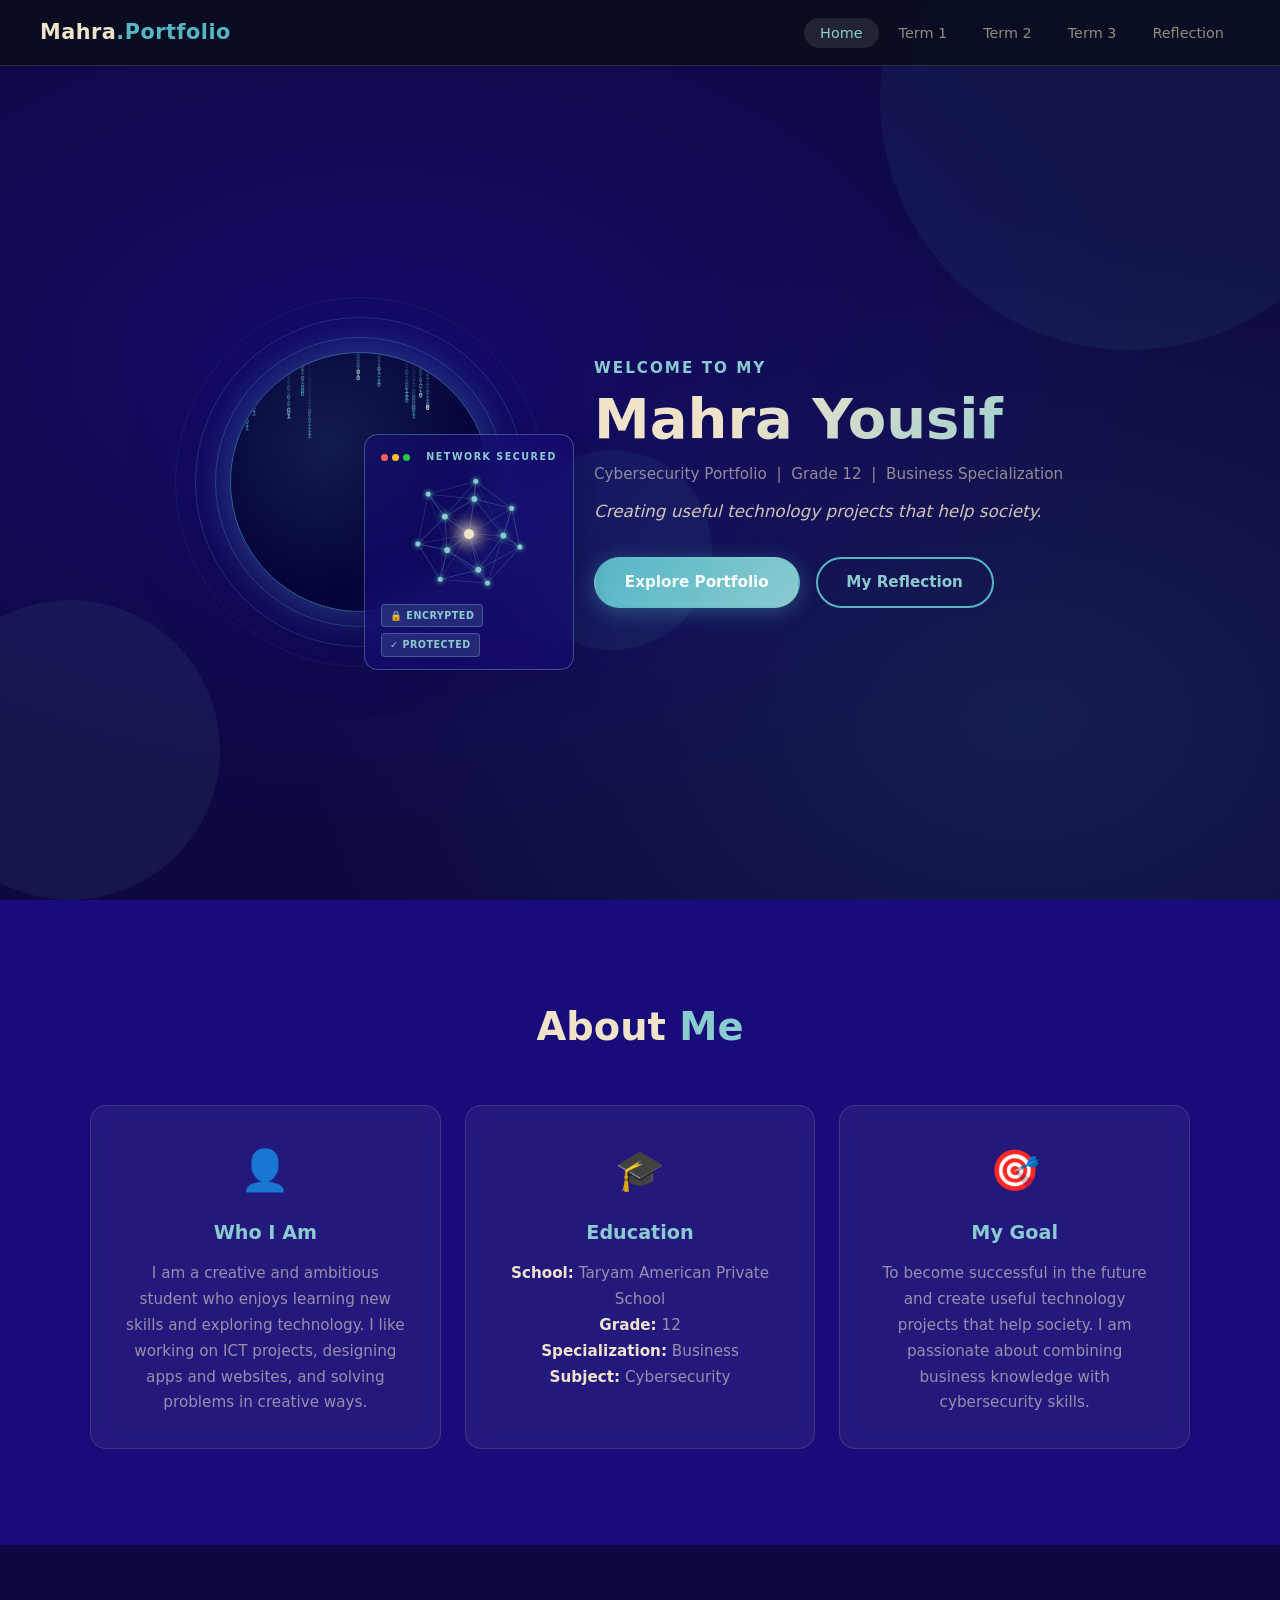
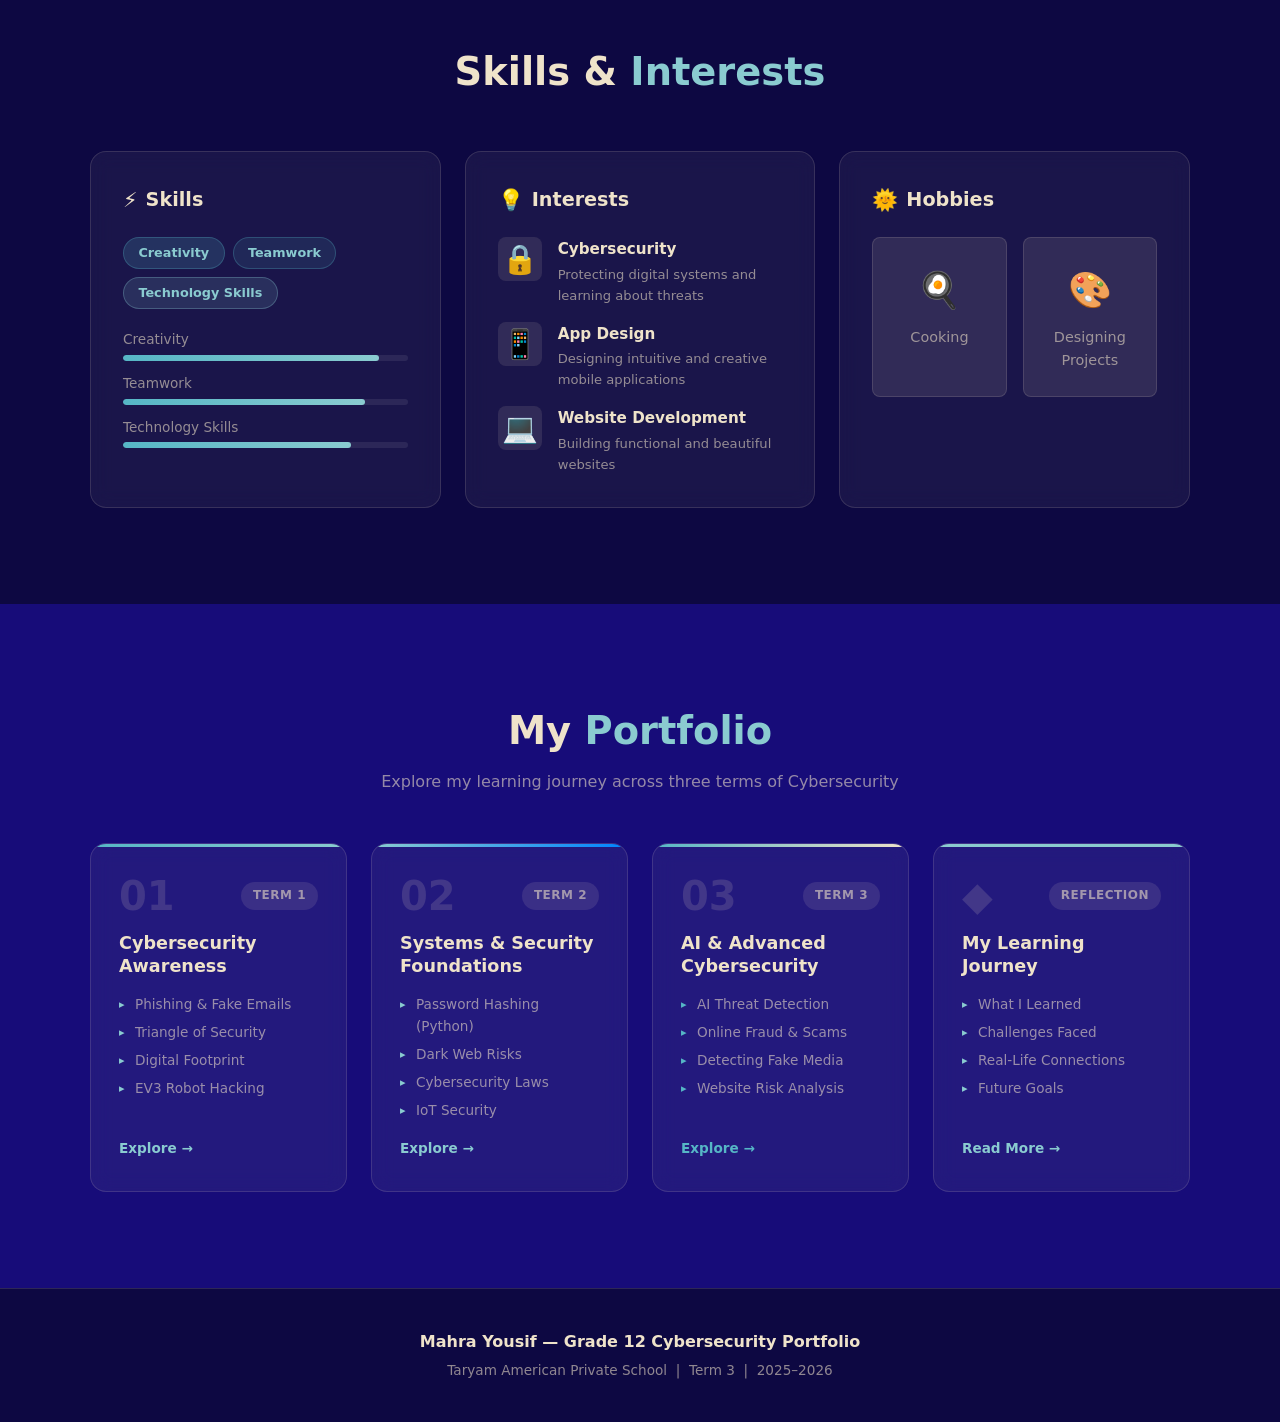
<file: index.html>
<!DOCTYPE html>
<html lang="en">
<head>
  <meta charset="UTF-8" />
  <meta name="viewport" content="width=device-width, initial-scale=1.0" />
  <title>Mahra Yousif | Cybersecurity Portfolio</title>
  <link rel="stylesheet" href="styles.css" />
</head>
<body>

  <!-- NAVBAR -->
  <nav class="navbar">
    <div class="nav-logo">Mahra<span>.Portfolio</span></div>
    <ul class="nav-links">
      <li><a href="index.html" class="active">Home</a></li>
      <li><a href="term1.html">Term 1</a></li>
      <li><a href="term2.html">Term 2</a></li>
      <li><a href="term3.html">Term 3</a></li>
      <li><a href="reflection.html">Reflection</a></li>
    </ul>
    <button class="nav-toggle" aria-label="Toggle menu">&#9776;</button>
  </nav>

  <!-- HERO -->
  <section class="hero">
    <div class="hero-bg-shapes">
      <div class="shape shape1"></div>
      <div class="shape shape2"></div>
      <div class="shape shape3"></div>
    </div>
    <div class="hero-content">
      <!-- INTERACTIVE CYBER SCENE -->
      <div class="cyber-scene" id="cyberScene">

        <!-- Glowing orb with binary rain -->
        <div class="cyber-orb">
          <canvas id="binaryCanvas"></canvas>
          <div class="orb-glow"></div>
        </div>

        <!-- Orbit rings -->
        <div class="orb-ring orb-ring-1"></div>
        <div class="orb-ring orb-ring-2"></div>
        <div class="orb-ring orb-ring-3"></div>

        <!-- Glassmorphism card with network web -->
        <div class="cyber-card" id="cyberCard">
          <div class="cyber-card-header">
            <span class="cc-dot"></span>
            <span class="cc-dot"></span>
            <span class="cc-dot"></span>
            <span class="cc-title">NETWORK SECURED</span>
          </div>
          <canvas id="webCanvas"></canvas>
          <div class="cyber-card-footer">
            <span class="cc-badge">&#128274; ENCRYPTED</span>
            <span class="cc-badge">&#10003; PROTECTED</span>
          </div>
        </div>

        <!-- Floating binary bits -->
        <div class="float-bit fb1">1</div>
        <div class="float-bit fb2">0</div>
        <div class="float-bit fb3">1</div>
        <div class="float-bit fb4">0</div>
        <div class="float-bit fb5">1</div>

      </div>
      <div class="hero-text">
        <p class="hero-greeting">Welcome to my</p>
        <h1 class="hero-name">Mahra Yousif</h1>
        <p class="hero-title">Cybersecurity Portfolio &nbsp;|&nbsp; Grade 12 &nbsp;|&nbsp; Business Specialization</p>
        <p class="hero-tagline">Creating useful technology projects that help society.</p>
        <div class="hero-cta">
          <a href="term1.html" class="btn btn-primary">Explore Portfolio</a>
          <a href="reflection.html" class="btn btn-outline">My Reflection</a>
        </div>
      </div>
    </div>
  </section>

  <!-- ABOUT -->
  <section class="section about-section" id="about">
    <div class="container">
      <h2 class="section-title">About <span>Me</span></h2>
      <div class="about-grid">
        <div class="about-card glass-card">
          <div class="card-icon">&#128100;</div>
          <h3>Who I Am</h3>
          <p>I am a creative and ambitious student who enjoys learning new skills and exploring technology. I like working on ICT projects, designing apps and websites, and solving problems in creative ways.</p>
        </div>
        <div class="about-card glass-card">
          <div class="card-icon">&#127891;</div>
          <h3>Education</h3>
          <p><strong>School:</strong> Taryam American Private School</p>
          <p><strong>Grade:</strong> 12</p>
          <p><strong>Specialization:</strong> Business</p>
          <p><strong>Subject:</strong> Cybersecurity</p>
        </div>
        <div class="about-card glass-card">
          <div class="card-icon">&#127919;</div>
          <h3>My Goal</h3>
          <p>To become successful in the future and create useful technology projects that help society. I am passionate about combining business knowledge with cybersecurity skills.</p>
        </div>
      </div>
    </div>
  </section>

  <!-- SKILLS & INTERESTS -->
  <section class="section skills-section" id="skills">
    <div class="container">
      <h2 class="section-title">Skills &amp; <span>Interests</span></h2>
      <div class="skills-grid">

        <div class="skills-block glass-card">
          <h3><span class="icon">&#9889;</span> Skills</h3>
          <div class="skill-tags">
            <span class="tag tag-blue">Creativity</span>
            <span class="tag tag-purple">Teamwork</span>
            <span class="tag tag-cyan">Technology Skills</span>
          </div>
          <div class="skill-bars">
            <div class="skill-bar-item">
              <span>Creativity</span>
              <div class="bar"><div class="bar-fill" style="--pct:90%"></div></div>
            </div>
            <div class="skill-bar-item">
              <span>Teamwork</span>
              <div class="bar"><div class="bar-fill" style="--pct:85%"></div></div>
            </div>
            <div class="skill-bar-item">
              <span>Technology Skills</span>
              <div class="bar"><div class="bar-fill" style="--pct:80%"></div></div>
            </div>
          </div>
        </div>

        <div class="skills-block glass-card">
          <h3><span class="icon">&#128161;</span> Interests</h3>
          <div class="interest-list">
            <div class="interest-item">
              <div class="interest-icon">&#128274;</div>
              <div>
                <strong>Cybersecurity</strong>
                <p>Protecting digital systems and learning about threats</p>
              </div>
            </div>
            <div class="interest-item">
              <div class="interest-icon">&#128241;</div>
              <div>
                <strong>App Design</strong>
                <p>Designing intuitive and creative mobile applications</p>
              </div>
            </div>
            <div class="interest-item">
              <div class="interest-icon">&#128187;</div>
              <div>
                <strong>Website Development</strong>
                <p>Building functional and beautiful websites</p>
              </div>
            </div>
          </div>
        </div>

        <div class="skills-block glass-card">
          <h3><span class="icon">&#127774;</span> Hobbies</h3>
          <div class="hobby-grid">
            <div class="hobby-card">
              <div class="hobby-icon">&#127859;</div>
              <p>Cooking</p>
            </div>
            <div class="hobby-card">
              <div class="hobby-icon">&#127912;</div>
              <p>Designing Projects</p>
            </div>
          </div>
        </div>

      </div>
    </div>
  </section>

  <!-- PORTFOLIO PREVIEW CARDS -->
  <section class="section portfolio-section" id="portfolio">
    <div class="container">
      <h2 class="section-title">My <span>Portfolio</span></h2>
      <p class="section-sub">Explore my learning journey across three terms of Cybersecurity</p>
      <div class="term-cards">

        <a href="term1.html" class="term-card glass-card term1-card">
          <div class="term-card-header">
            <span class="term-num">01</span>
            <span class="term-badge">Term 1</span>
          </div>
          <h3>Cybersecurity Awareness</h3>
          <ul>
            <li>Phishing &amp; Fake Emails</li>
            <li>Triangle of Security</li>
            <li>Digital Footprint</li>
            <li>EV3 Robot Hacking</li>
          </ul>
          <span class="term-arrow">Explore &#8594;</span>
        </a>

        <a href="term2.html" class="term-card glass-card term2-card">
          <div class="term-card-header">
            <span class="term-num">02</span>
            <span class="term-badge">Term 2</span>
          </div>
          <h3>Systems &amp; Security Foundations</h3>
          <ul>
            <li>Password Hashing (Python)</li>
            <li>Dark Web Risks</li>
            <li>Cybersecurity Laws</li>
            <li>IoT Security</li>
          </ul>
          <span class="term-arrow">Explore &#8594;</span>
        </a>

        <a href="term3.html" class="term-card glass-card term3-card">
          <div class="term-card-header">
            <span class="term-num">03</span>
            <span class="term-badge">Term 3</span>
          </div>
          <h3>AI &amp; Advanced Cybersecurity</h3>
          <ul>
            <li>AI Threat Detection</li>
            <li>Online Fraud &amp; Scams</li>
            <li>Detecting Fake Media</li>
            <li>Website Risk Analysis</li>
          </ul>
          <span class="term-arrow">Explore &#8594;</span>
        </a>

        <a href="reflection.html" class="term-card glass-card reflection-card">
          <div class="term-card-header">
            <span class="term-num">&#9670;</span>
            <span class="term-badge">Reflection</span>
          </div>
          <h3>My Learning Journey</h3>
          <ul>
            <li>What I Learned</li>
            <li>Challenges Faced</li>
            <li>Real-Life Connections</li>
            <li>Future Goals</li>
          </ul>
          <span class="term-arrow">Read More &#8594;</span>
        </a>

      </div>
    </div>
  </section>

  <!-- FOOTER -->
  <footer class="footer">
    <div class="container">
      <p class="footer-name">Mahra Yousif &mdash; Grade 12 Cybersecurity Portfolio</p>
      <p class="footer-school">Taryam American Private School &nbsp;|&nbsp; Term 3 &nbsp;|&nbsp; 2025&ndash;2026</p>
    </div>
  </footer>

  <script src="script.js"></script>
</body>
</html>
</file>
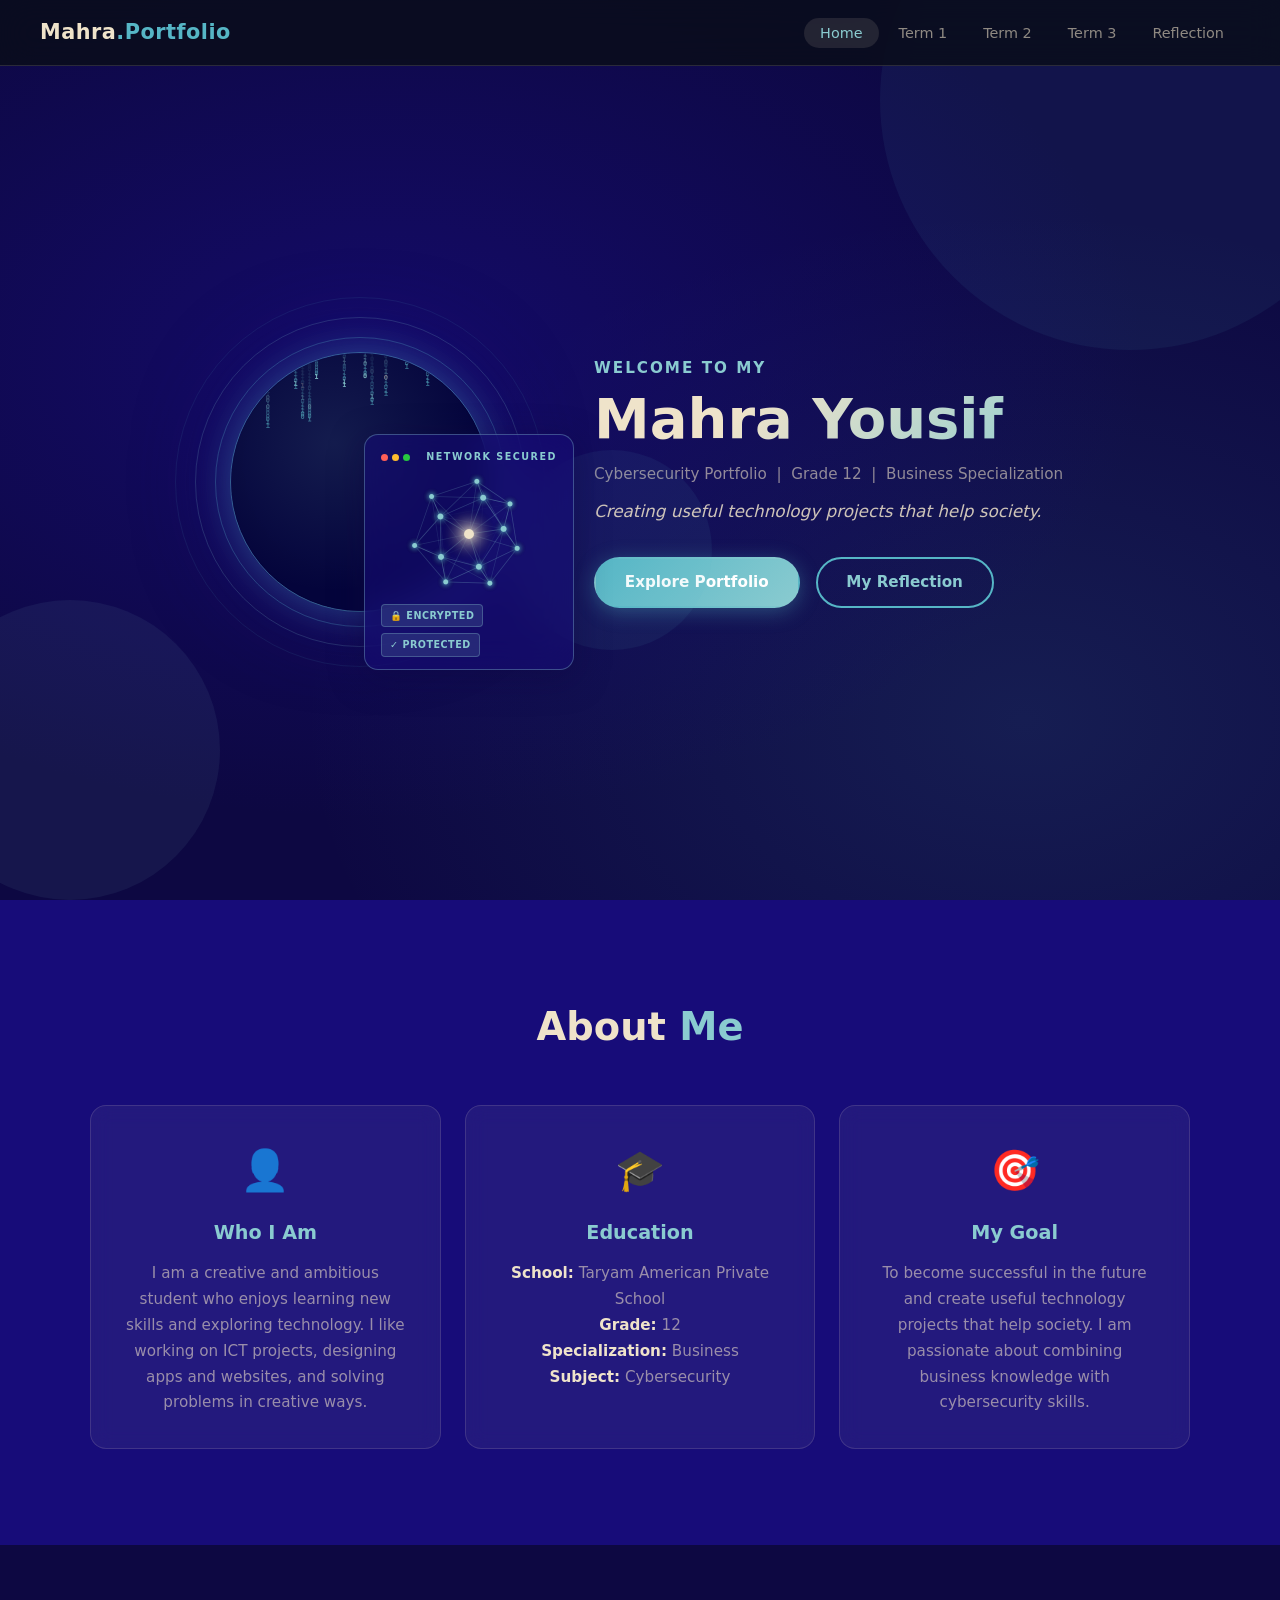
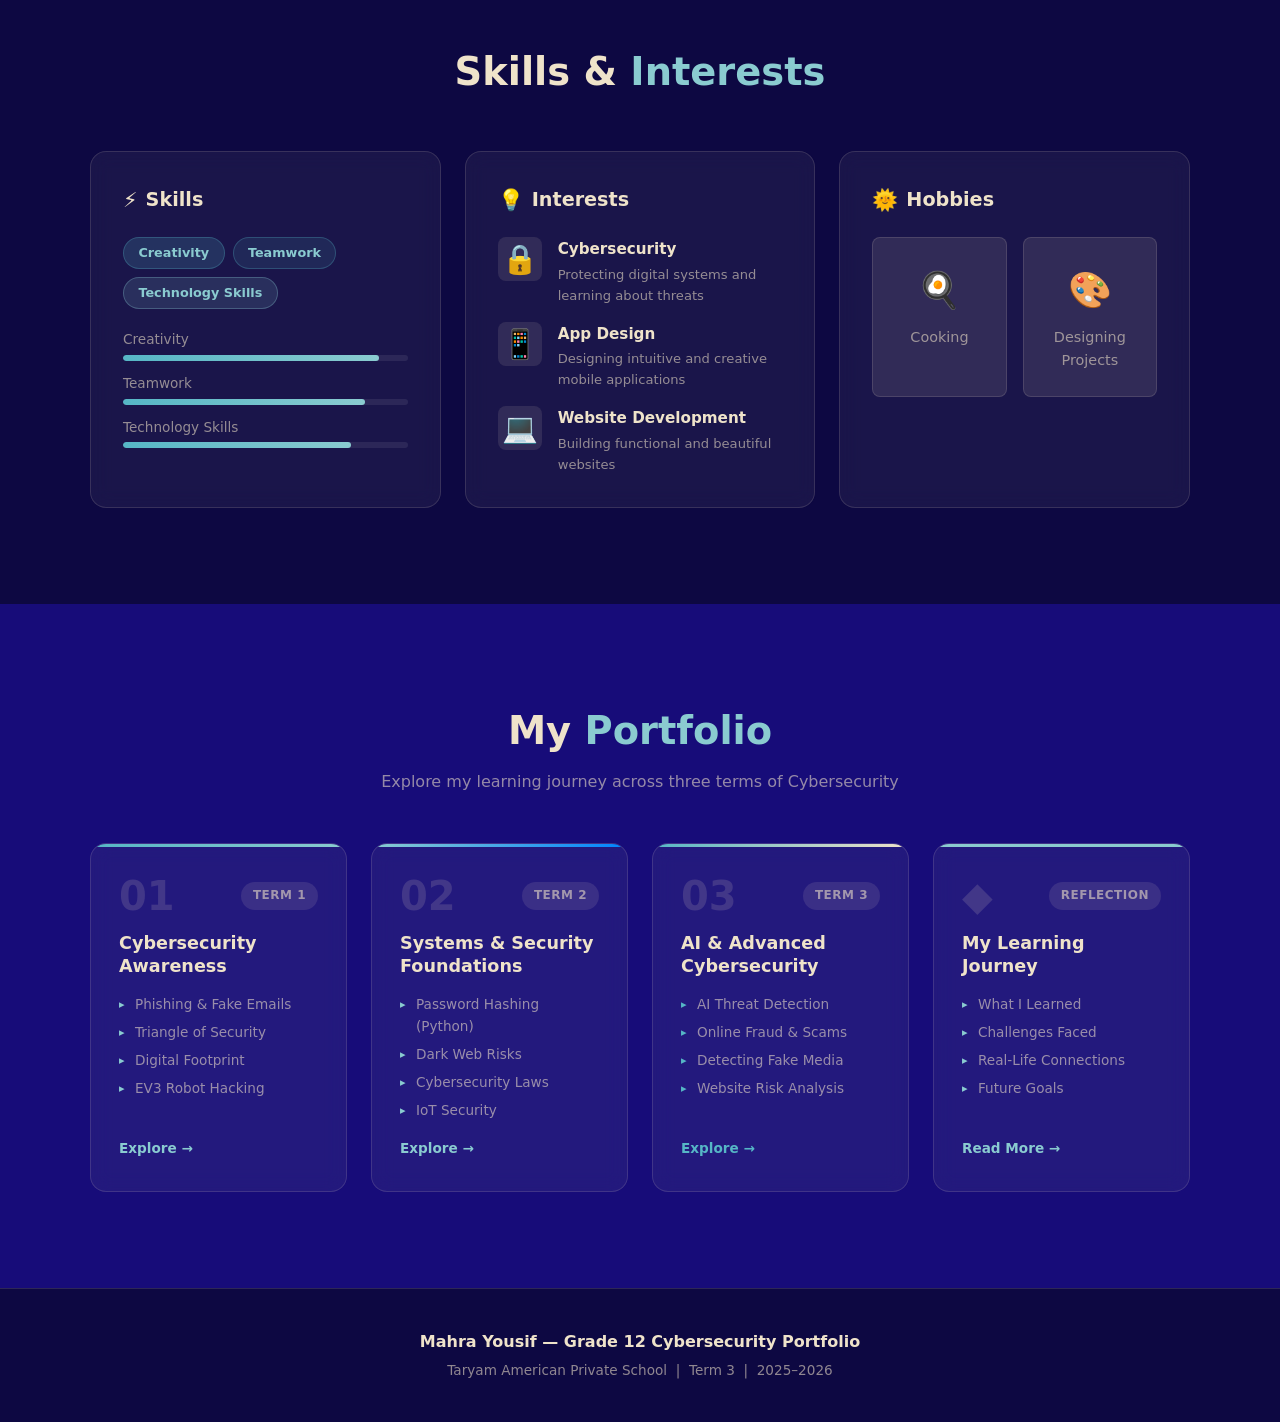
<file: main.html>
<!DOCTYPE html>
<html lang="en">
<head>
  <meta charset="UTF-8" />
  <meta name="viewport" content="width=device-width, initial-scale=1.0" />
  <title>Mahra Yousif | Cybersecurity Portfolio</title>
  <link rel="stylesheet" href="styles.css" />
</head>
<body>

  <!-- NAVBAR -->
  <nav class="navbar">
    <div class="nav-logo">Mahra<span>.Portfolio</span></div>
    <ul class="nav-links">
      <li><a href="main.html" class="active">Home</a></li>
      <li><a href="term1.html">Term 1</a></li>
      <li><a href="term2.html">Term 2</a></li>
      <li><a href="term3.html">Term 3</a></li>
      <li><a href="reflection.html">Reflection</a></li>
    </ul>
    <button class="nav-toggle" aria-label="Toggle menu">&#9776;</button>
  </nav>

  <!-- HERO -->
  <section class="hero">
    <div class="hero-bg-shapes">
      <div class="shape shape1"></div>
      <div class="shape shape2"></div>
      <div class="shape shape3"></div>
    </div>
    <div class="hero-content">
      <!-- INTERACTIVE CYBER SCENE -->
      <div class="cyber-scene" id="cyberScene">

        <!-- Glowing orb with binary rain -->
        <div class="cyber-orb">
          <canvas id="binaryCanvas"></canvas>
          <div class="orb-glow"></div>
        </div>

        <!-- Orbit rings -->
        <div class="orb-ring orb-ring-1"></div>
        <div class="orb-ring orb-ring-2"></div>
        <div class="orb-ring orb-ring-3"></div>

        <!-- Glassmorphism card with network web -->
        <div class="cyber-card" id="cyberCard">
          <div class="cyber-card-header">
            <span class="cc-dot"></span>
            <span class="cc-dot"></span>
            <span class="cc-dot"></span>
            <span class="cc-title">NETWORK SECURED</span>
          </div>
          <canvas id="webCanvas"></canvas>
          <div class="cyber-card-footer">
            <span class="cc-badge">&#128274; ENCRYPTED</span>
            <span class="cc-badge">&#10003; PROTECTED</span>
          </div>
        </div>

        <!-- Floating binary bits -->
        <div class="float-bit fb1">1</div>
        <div class="float-bit fb2">0</div>
        <div class="float-bit fb3">1</div>
        <div class="float-bit fb4">0</div>
        <div class="float-bit fb5">1</div>

      </div>
      <div class="hero-text">
        <p class="hero-greeting">Welcome to my</p>
        <h1 class="hero-name">Mahra Yousif</h1>
        <p class="hero-title">Cybersecurity Portfolio &nbsp;|&nbsp; Grade 12 &nbsp;|&nbsp; Business Specialization</p>
        <p class="hero-tagline">Creating useful technology projects that help society.</p>
        <div class="hero-cta">
          <a href="term1.html" class="btn btn-primary">Explore Portfolio</a>
          <a href="reflection.html" class="btn btn-outline">My Reflection</a>
        </div>
      </div>
    </div>
  </section>

  <!-- ABOUT -->
  <section class="section about-section" id="about">
    <div class="container">
      <h2 class="section-title">About <span>Me</span></h2>
      <div class="about-grid">
        <div class="about-card glass-card">
          <div class="card-icon">&#128100;</div>
          <h3>Who I Am</h3>
          <p>I am a creative and ambitious student who enjoys learning new skills and exploring technology. I like working on ICT projects, designing apps and websites, and solving problems in creative ways.</p>
        </div>
        <div class="about-card glass-card">
          <div class="card-icon">&#127891;</div>
          <h3>Education</h3>
          <p><strong>School:</strong> Taryam American Private School</p>
          <p><strong>Grade:</strong> 12</p>
          <p><strong>Specialization:</strong> Business</p>
          <p><strong>Subject:</strong> Cybersecurity</p>
        </div>
        <div class="about-card glass-card">
          <div class="card-icon">&#127919;</div>
          <h3>My Goal</h3>
          <p>To become successful in the future and create useful technology projects that help society. I am passionate about combining business knowledge with cybersecurity skills.</p>
        </div>
      </div>
    </div>
  </section>

  <!-- SKILLS & INTERESTS -->
  <section class="section skills-section" id="skills">
    <div class="container">
      <h2 class="section-title">Skills &amp; <span>Interests</span></h2>
      <div class="skills-grid">

        <div class="skills-block glass-card">
          <h3><span class="icon">&#9889;</span> Skills</h3>
          <div class="skill-tags">
            <span class="tag tag-blue">Creativity</span>
            <span class="tag tag-purple">Teamwork</span>
            <span class="tag tag-cyan">Technology Skills</span>
          </div>
          <div class="skill-bars">
            <div class="skill-bar-item">
              <span>Creativity</span>
              <div class="bar"><div class="bar-fill" style="--pct:90%"></div></div>
            </div>
            <div class="skill-bar-item">
              <span>Teamwork</span>
              <div class="bar"><div class="bar-fill" style="--pct:85%"></div></div>
            </div>
            <div class="skill-bar-item">
              <span>Technology Skills</span>
              <div class="bar"><div class="bar-fill" style="--pct:80%"></div></div>
            </div>
          </div>
        </div>

        <div class="skills-block glass-card">
          <h3><span class="icon">&#128161;</span> Interests</h3>
          <div class="interest-list">
            <div class="interest-item">
              <div class="interest-icon">&#128274;</div>
              <div>
                <strong>Cybersecurity</strong>
                <p>Protecting digital systems and learning about threats</p>
              </div>
            </div>
            <div class="interest-item">
              <div class="interest-icon">&#128241;</div>
              <div>
                <strong>App Design</strong>
                <p>Designing intuitive and creative mobile applications</p>
              </div>
            </div>
            <div class="interest-item">
              <div class="interest-icon">&#128187;</div>
              <div>
                <strong>Website Development</strong>
                <p>Building functional and beautiful websites</p>
              </div>
            </div>
          </div>
        </div>

        <div class="skills-block glass-card">
          <h3><span class="icon">&#127774;</span> Hobbies</h3>
          <div class="hobby-grid">
            <div class="hobby-card">
              <div class="hobby-icon">&#127859;</div>
              <p>Cooking</p>
            </div>
            <div class="hobby-card">
              <div class="hobby-icon">&#127912;</div>
              <p>Designing Projects</p>
            </div>
          </div>
        </div>

      </div>
    </div>
  </section>

  <!-- PORTFOLIO PREVIEW CARDS -->
  <section class="section portfolio-section" id="portfolio">
    <div class="container">
      <h2 class="section-title">My <span>Portfolio</span></h2>
      <p class="section-sub">Explore my learning journey across three terms of Cybersecurity</p>
      <div class="term-cards">

        <a href="term1.html" class="term-card glass-card term1-card">
          <div class="term-card-header">
            <span class="term-num">01</span>
            <span class="term-badge">Term 1</span>
          </div>
          <h3>Cybersecurity Awareness</h3>
          <ul>
            <li>Phishing &amp; Fake Emails</li>
            <li>Triangle of Security</li>
            <li>Digital Footprint</li>
            <li>EV3 Robot Hacking</li>
          </ul>
          <span class="term-arrow">Explore &#8594;</span>
        </a>

        <a href="term2.html" class="term-card glass-card term2-card">
          <div class="term-card-header">
            <span class="term-num">02</span>
            <span class="term-badge">Term 2</span>
          </div>
          <h3>Systems &amp; Security Foundations</h3>
          <ul>
            <li>Password Hashing (Python)</li>
            <li>Dark Web Risks</li>
            <li>Cybersecurity Laws</li>
            <li>IoT Security</li>
          </ul>
          <span class="term-arrow">Explore &#8594;</span>
        </a>

        <a href="term3.html" class="term-card glass-card term3-card">
          <div class="term-card-header">
            <span class="term-num">03</span>
            <span class="term-badge">Term 3</span>
          </div>
          <h3>AI &amp; Advanced Cybersecurity</h3>
          <ul>
            <li>AI Threat Detection</li>
            <li>Online Fraud &amp; Scams</li>
            <li>Detecting Fake Media</li>
            <li>Website Risk Analysis</li>
          </ul>
          <span class="term-arrow">Explore &#8594;</span>
        </a>

        <a href="reflection.html" class="term-card glass-card reflection-card">
          <div class="term-card-header">
            <span class="term-num">&#9670;</span>
            <span class="term-badge">Reflection</span>
          </div>
          <h3>My Learning Journey</h3>
          <ul>
            <li>What I Learned</li>
            <li>Challenges Faced</li>
            <li>Real-Life Connections</li>
            <li>Future Goals</li>
          </ul>
          <span class="term-arrow">Read More &#8594;</span>
        </a>

      </div>
    </div>
  </section>

  <!-- FOOTER -->
  <footer class="footer">
    <div class="container">
      <p class="footer-name">Mahra Yousif &mdash; Grade 12 Cybersecurity Portfolio</p>
      <p class="footer-school">Taryam American Private School &nbsp;|&nbsp; Term 3 &nbsp;|&nbsp; 2025&ndash;2026</p>
    </div>
  </footer>

  <script src="script.js"></script>
</body>
</html>
</file>
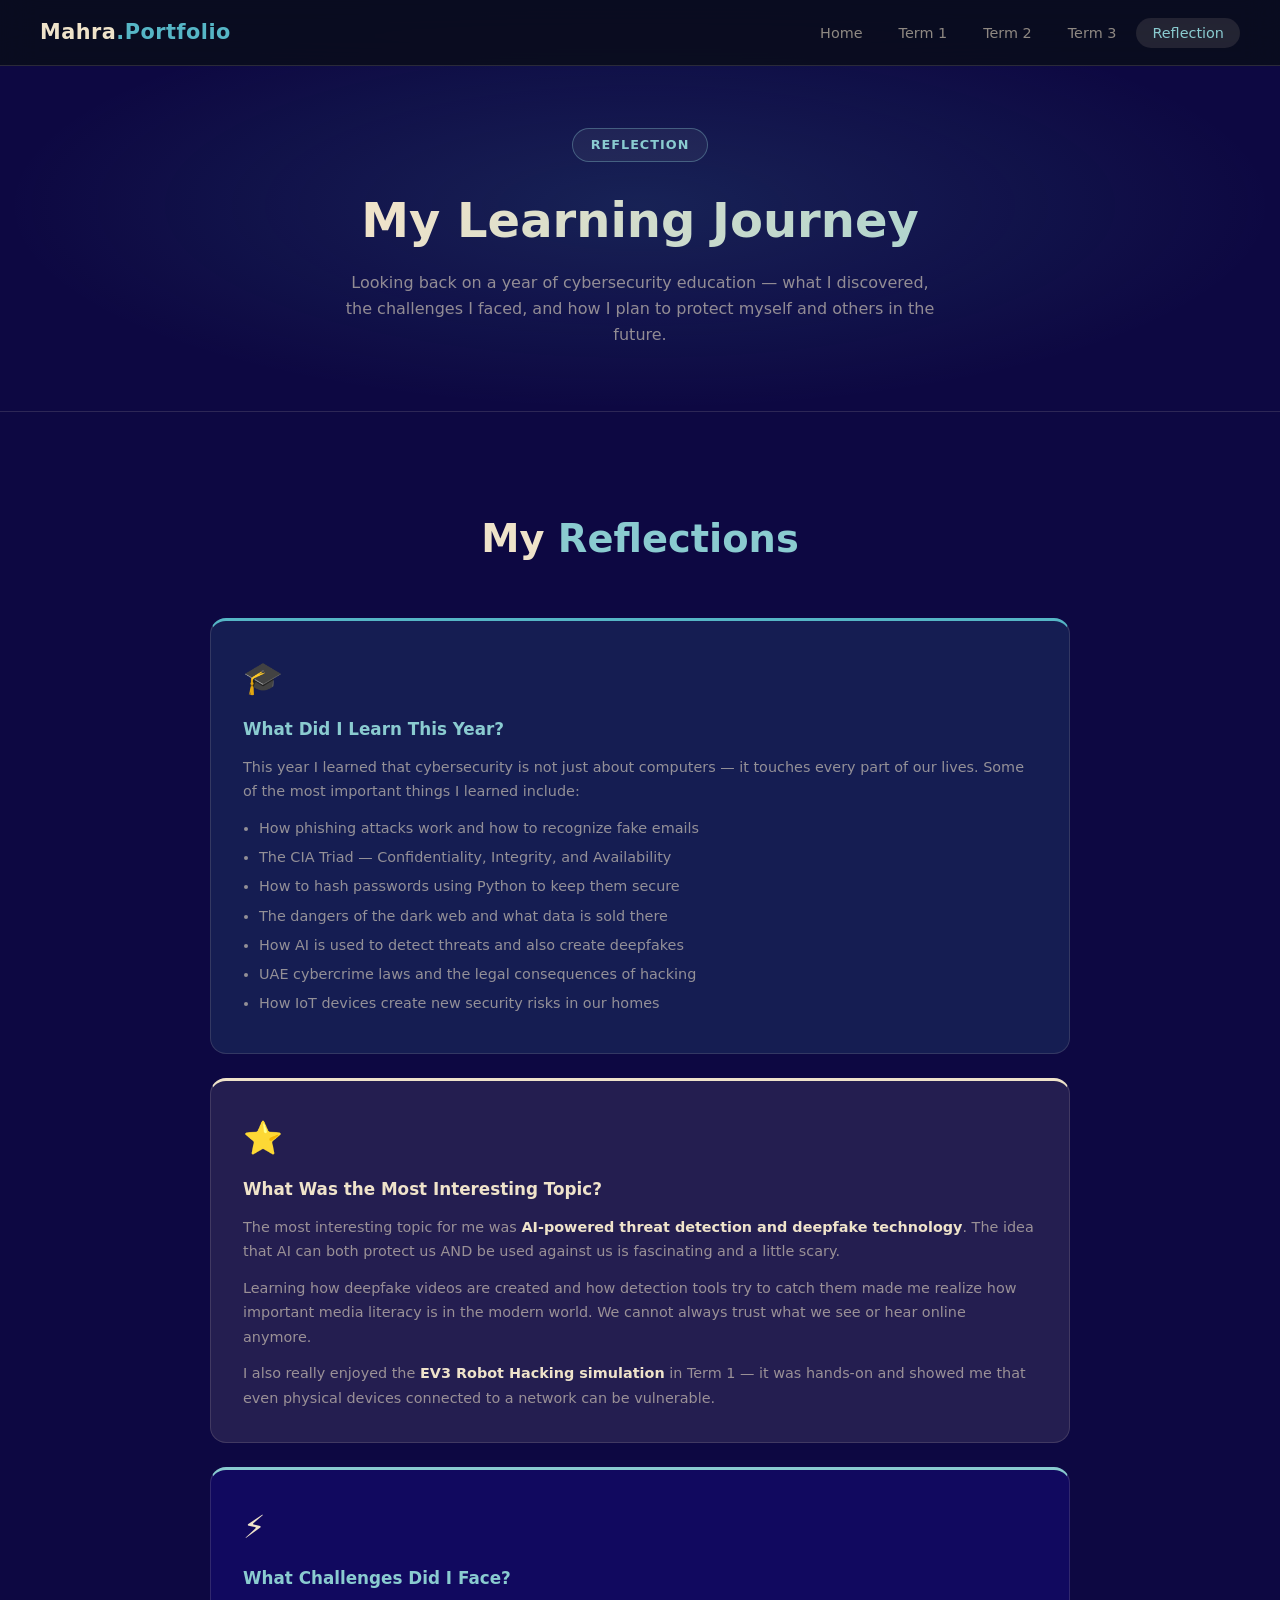
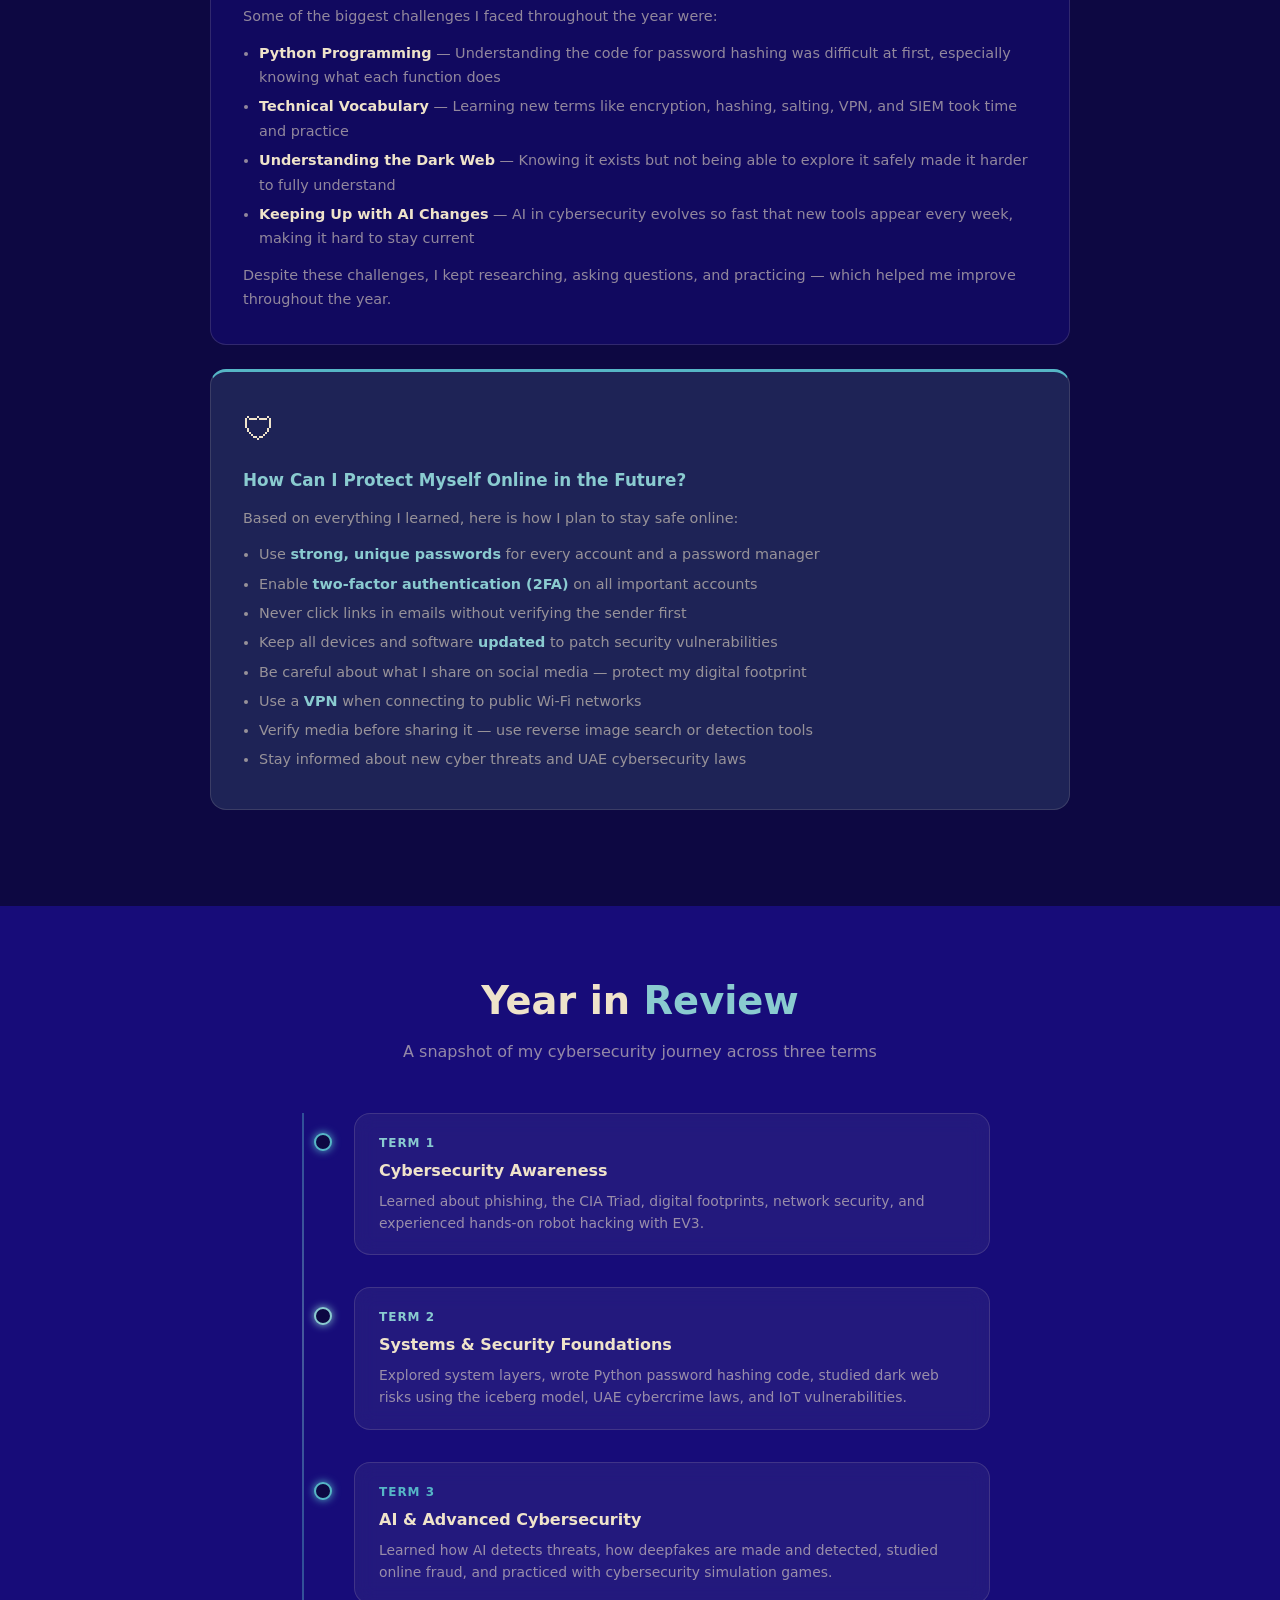
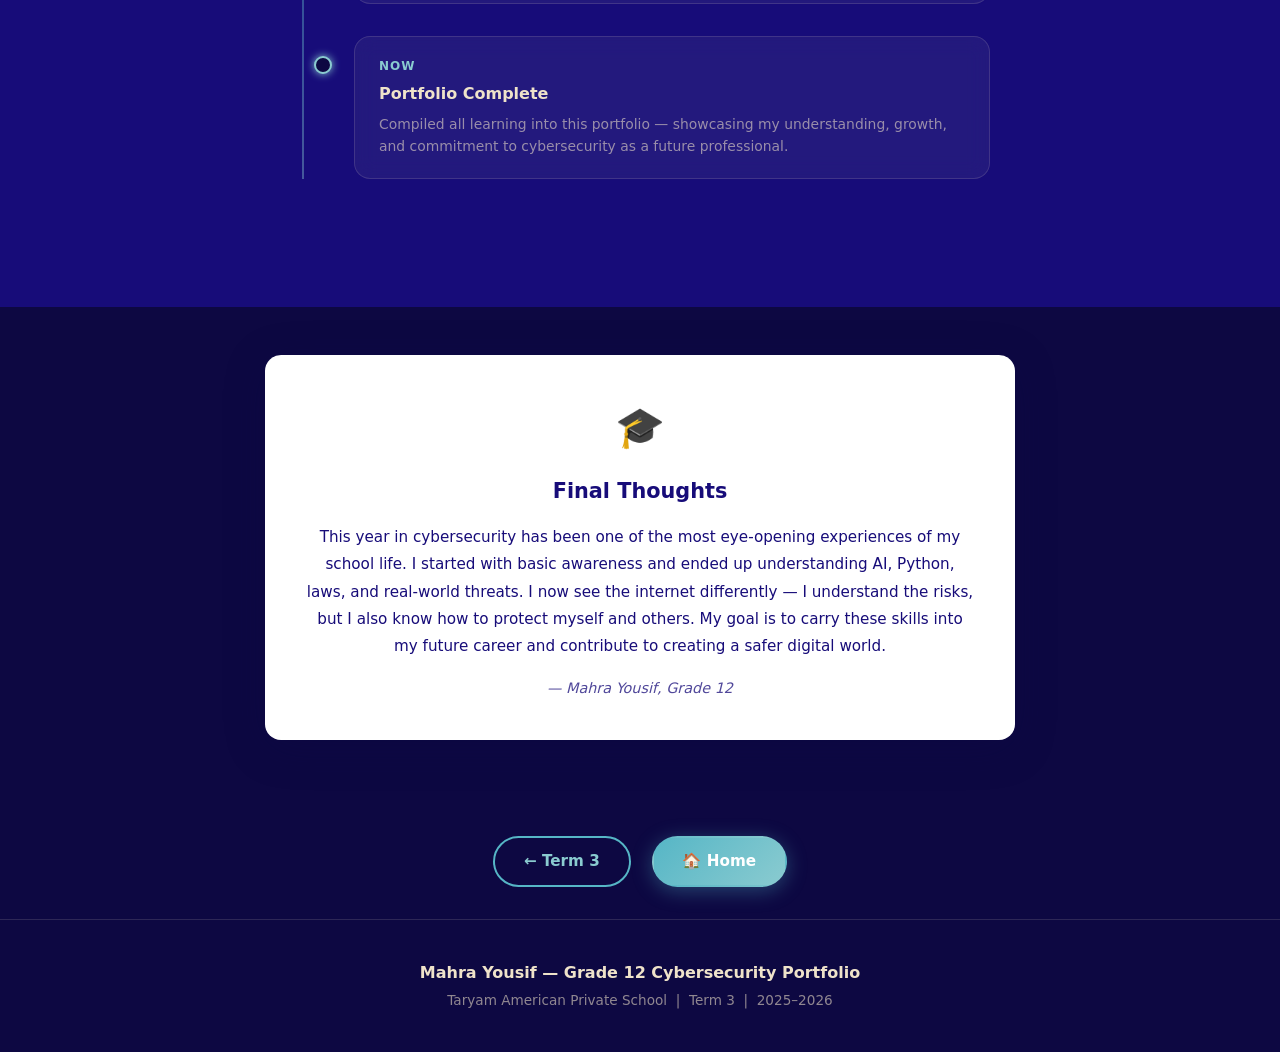
<file: reflection.html>
<!DOCTYPE html>
<html lang="en">
<head>
  <meta charset="UTF-8" />
  <meta name="viewport" content="width=device-width, initial-scale=1.0" />
  <title>Reflection | Mahra Yousif</title>
  <link rel="stylesheet" href="styles.css" />
</head>
<body>

  <nav class="navbar">
    <div class="nav-logo">Mahra<span>.Portfolio</span></div>
    <ul class="nav-links">
      <li><a href="index.html">Home</a></li>
      <li><a href="term1.html">Term 1</a></li>
      <li><a href="term2.html">Term 2</a></li>
      <li><a href="term3.html">Term 3</a></li>
      <li><a href="reflection.html" class="active">Reflection</a></li>
    </ul>
    <button class="nav-toggle" aria-label="Toggle menu">&#9776;</button>
  </nav>

  <!-- PAGE HERO -->
  <section class="page-hero" style="background: radial-gradient(ellipse at center, rgba(86,182,198,0.15) 0%, transparent 70%);">
    <span class="page-badge" style="color: var(--green); border-color: rgba(138,203,208,0.35);">Reflection</span>
    <h1 style="background: linear-gradient(135deg, #EFE3CA 30%, var(--green)); -webkit-background-clip: text; -webkit-text-fill-color: transparent; background-clip: text;">My Learning Journey</h1>
    <p>Looking back on a year of cybersecurity education — what I discovered, the challenges I faced, and how I plan to protect myself and others in the future.</p>
  </section>

  <!-- REFLECTION QUESTIONS -->
  <section class="section">
    <div class="container">
      <h2 class="section-title">My <span style="color: var(--green);">Reflections</span></h2>

      <div class="reflection-grid">

        <!-- Card 1: What I Learned -->
        <div class="reflection-card-item ref-card-1">
          <span class="r-icon">&#127891;</span>
          <h3>What Did I Learn This Year?</h3>
          <p>This year I learned that cybersecurity is not just about computers — it touches every part of our lives. Some of the most important things I learned include:</p>
          <ul style="margin-top: 0.75rem;">
            <li>How phishing attacks work and how to recognize fake emails</li>
            <li>The CIA Triad — Confidentiality, Integrity, and Availability</li>
            <li>How to hash passwords using Python to keep them secure</li>
            <li>The dangers of the dark web and what data is sold there</li>
            <li>How AI is used to detect threats and also create deepfakes</li>
            <li>UAE cybercrime laws and the legal consequences of hacking</li>
            <li>How IoT devices create new security risks in our homes</li>
          </ul>
        </div>

        <!-- Card 2: Most Interesting -->
        <div class="reflection-card-item ref-card-2">
          <span class="r-icon">&#11088;</span>
          <h3 style="color: var(--yellow);">What Was the Most Interesting Topic?</h3>
          <p>The most interesting topic for me was <strong style="color: var(--yellow);">AI-powered threat detection and deepfake technology</strong>. The idea that AI can both protect us AND be used against us is fascinating and a little scary.</p>
          <p style="margin-top: 0.75rem;">Learning how deepfake videos are created and how detection tools try to catch them made me realize how important media literacy is in the modern world. We cannot always trust what we see or hear online anymore.</p>
          <p style="margin-top: 0.75rem;">I also really enjoyed the <strong style="color: var(--yellow);">EV3 Robot Hacking simulation</strong> in Term 1 — it was hands-on and showed me that even physical devices connected to a network can be vulnerable.</p>
        </div>

        <!-- Card 3: Challenges -->
        <div class="reflection-card-item ref-card-3">
          <span class="r-icon">&#9889;</span>
          <h3 style="color: var(--primary-light);">What Challenges Did I Face?</h3>
          <p>Some of the biggest challenges I faced throughout the year were:</p>
          <ul style="margin-top: 0.75rem;">
            <li><strong style="color: var(--text);">Python Programming</strong> — Understanding the code for password hashing was difficult at first, especially knowing what each function does</li>
            <li><strong style="color: var(--text);">Technical Vocabulary</strong> — Learning new terms like encryption, hashing, salting, VPN, and SIEM took time and practice</li>
            <li><strong style="color: var(--text);">Understanding the Dark Web</strong> — Knowing it exists but not being able to explore it safely made it harder to fully understand</li>
            <li><strong style="color: var(--text);">Keeping Up with AI Changes</strong> — AI in cybersecurity evolves so fast that new tools appear every week, making it hard to stay current</li>
          </ul>
          <p style="margin-top: 0.75rem;">Despite these challenges, I kept researching, asking questions, and practicing — which helped me improve throughout the year.</p>
        </div>

        <!-- Card 4: Protecting Myself -->
        <div class="reflection-card-item ref-card-4">
          <span class="r-icon">&#128737;</span>
          <h3>How Can I Protect Myself Online in the Future?</h3>
          <p>Based on everything I learned, here is how I plan to stay safe online:</p>
          <ul style="margin-top: 0.75rem;">
            <li>Use <strong style="color: var(--cyan);">strong, unique passwords</strong> for every account and a password manager</li>
            <li>Enable <strong style="color: var(--cyan);">two-factor authentication (2FA)</strong> on all important accounts</li>
            <li>Never click links in emails without verifying the sender first</li>
            <li>Keep all devices and software <strong style="color: var(--cyan);">updated</strong> to patch security vulnerabilities</li>
            <li>Be careful about what I share on social media — protect my digital footprint</li>
            <li>Use a <strong style="color: var(--cyan);">VPN</strong> when connecting to public Wi-Fi networks</li>
            <li>Verify media before sharing it — use reverse image search or detection tools</li>
            <li>Stay informed about new cyber threats and UAE cybersecurity laws</li>
          </ul>
        </div>

      </div>
    </div>
  </section>

  <!-- YEAR SUMMARY TIMELINE -->
  <section class="section" style="background: var(--bg2); padding-top: 4rem;">
    <div class="container">
      <h2 class="section-title">Year in <span style="color: var(--green);">Review</span></h2>
      <p class="section-sub">A snapshot of my cybersecurity journey across three terms</p>
      <div class="timeline">
        <div class="timeline-item">
          <div class="tl-dot tl-dot-1"></div>
          <div class="tl-content glass-card">
            <span class="tl-label" style="color: var(--primary-light);">Term 1</span>
            <h4>Cybersecurity Awareness</h4>
            <p>Learned about phishing, the CIA Triad, digital footprints, network security, and experienced hands-on robot hacking with EV3.</p>
          </div>
        </div>
        <div class="timeline-item">
          <div class="tl-dot tl-dot-2"></div>
          <div class="tl-content glass-card">
            <span class="tl-label" style="color: var(--cyan);">Term 2</span>
            <h4>Systems &amp; Security Foundations</h4>
            <p>Explored system layers, wrote Python password hashing code, studied dark web risks using the iceberg model, UAE cybercrime laws, and IoT vulnerabilities.</p>
          </div>
        </div>
        <div class="timeline-item">
          <div class="tl-dot tl-dot-3"></div>
          <div class="tl-content glass-card">
            <span class="tl-label" style="color: var(--primary);">Term 3</span>
            <h4>AI &amp; Advanced Cybersecurity</h4>
            <p>Learned how AI detects threats, how deepfakes are made and detected, studied online fraud, and practiced with cybersecurity simulation games.</p>
          </div>
        </div>
        <div class="timeline-item">
          <div class="tl-dot tl-dot-4"></div>
          <div class="tl-content glass-card">
            <span class="tl-label" style="color: var(--green);">Now</span>
            <h4>Portfolio Complete</h4>
            <p>Compiled all learning into this portfolio — showcasing my understanding, growth, and commitment to cybersecurity as a future professional.</p>
          </div>
        </div>
      </div>
    </div>
  </section>

  <!-- FINAL THOUGHTS -->
  <section class="section" style="padding-top: 3rem; padding-bottom: 4rem;">
    <div class="container">
      <div style="padding: 2.5rem; max-width: 750px; margin: 0 auto; text-align: center; background: #ffffff; border-radius: var(--radius); box-shadow: 0 8px 40px rgba(13,8,66,0.25);">
        <div style="font-size: 2.5rem; margin-bottom: 1rem;">&#127891;</div>
        <h3 style="color: #170C79; font-size: 1.3rem; margin-bottom: 1rem; font-weight: 800;">Final Thoughts</h3>
        <p style="color: #170C79; line-height: 1.8; font-size: 0.95rem;">
          This year in cybersecurity has been one of the most eye-opening experiences of my school life. I started with basic awareness and ended up understanding AI, Python, laws, and real-world threats. I now see the internet differently — I understand the risks, but I also know how to protect myself and others. My goal is to carry these skills into my future career and contribute to creating a safer digital world.
        </p>
        <p style="color: #170C79; font-size: 0.9rem; margin-top: 1rem; font-style: italic; opacity: 0.75;">&mdash; Mahra Yousif, Grade 12</p>
      </div>
    </div>
  </section>

  <!-- PAGE NAV -->
  <section style="padding: 2rem; text-align: center;">
    <a href="term3.html" class="btn btn-outline" style="margin-right: 1rem;">&#8592; Term 3</a>
    <a href="index.html" class="btn btn-primary">&#127968; Home</a>
  </section>

  <footer class="footer">
    <div class="container">
      <p class="footer-name">Mahra Yousif &mdash; Grade 12 Cybersecurity Portfolio</p>
      <p class="footer-school">Taryam American Private School &nbsp;|&nbsp; Term 3 &nbsp;|&nbsp; 2025&ndash;2026</p>
    </div>
  </footer>

  <script src="script.js"></script>
</body>
</html>
</file>
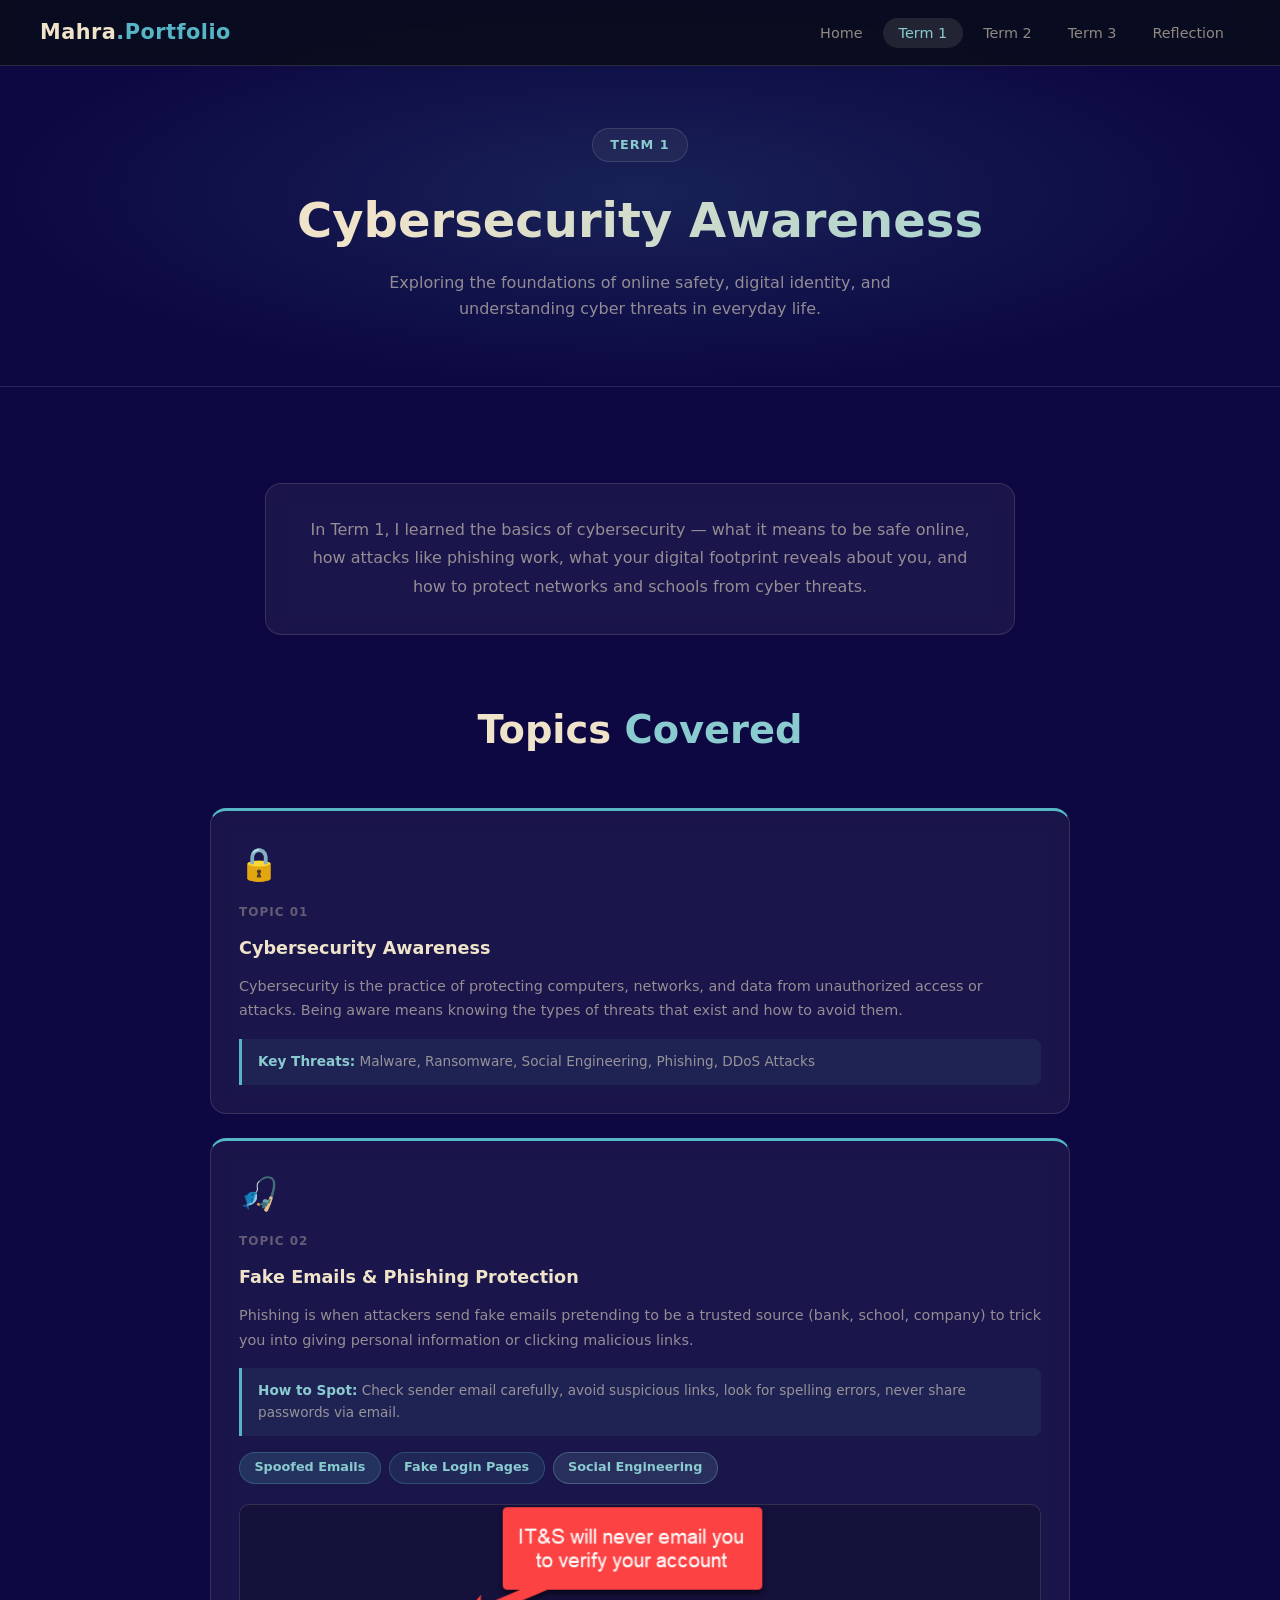
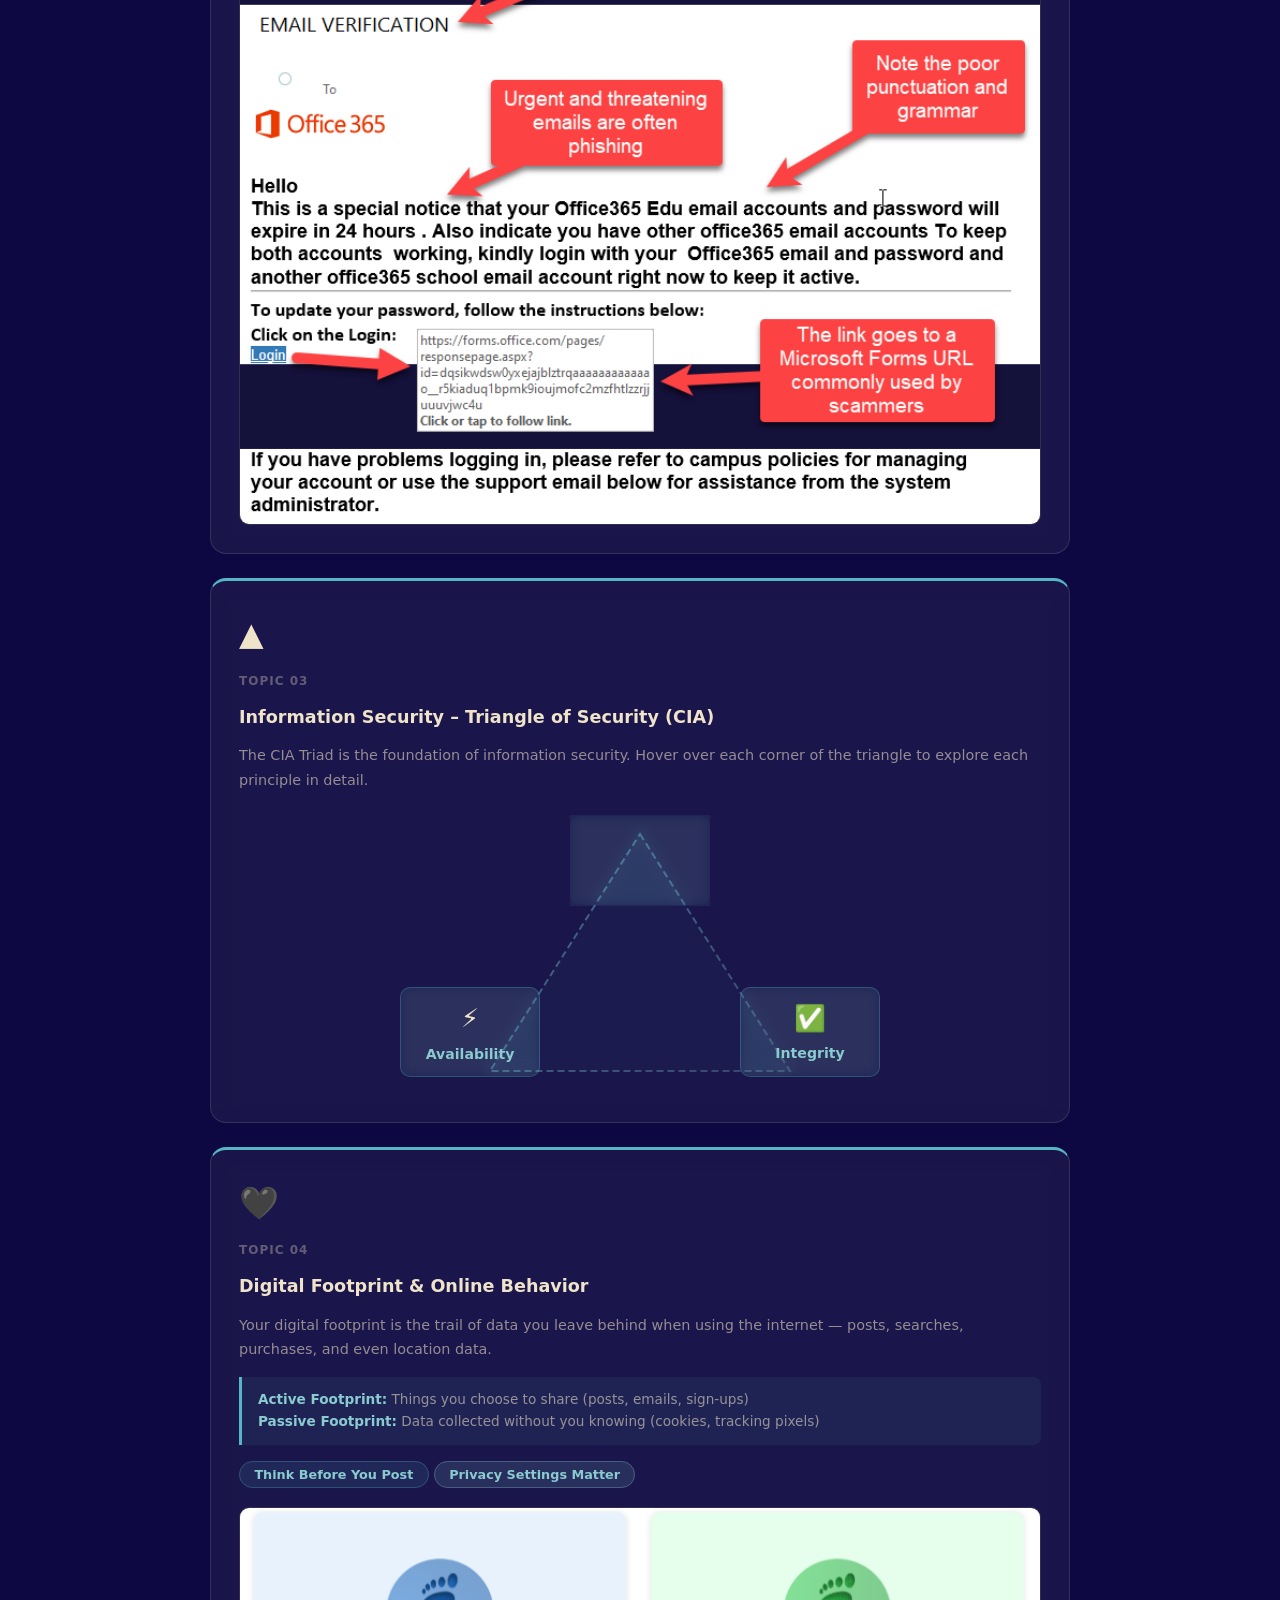
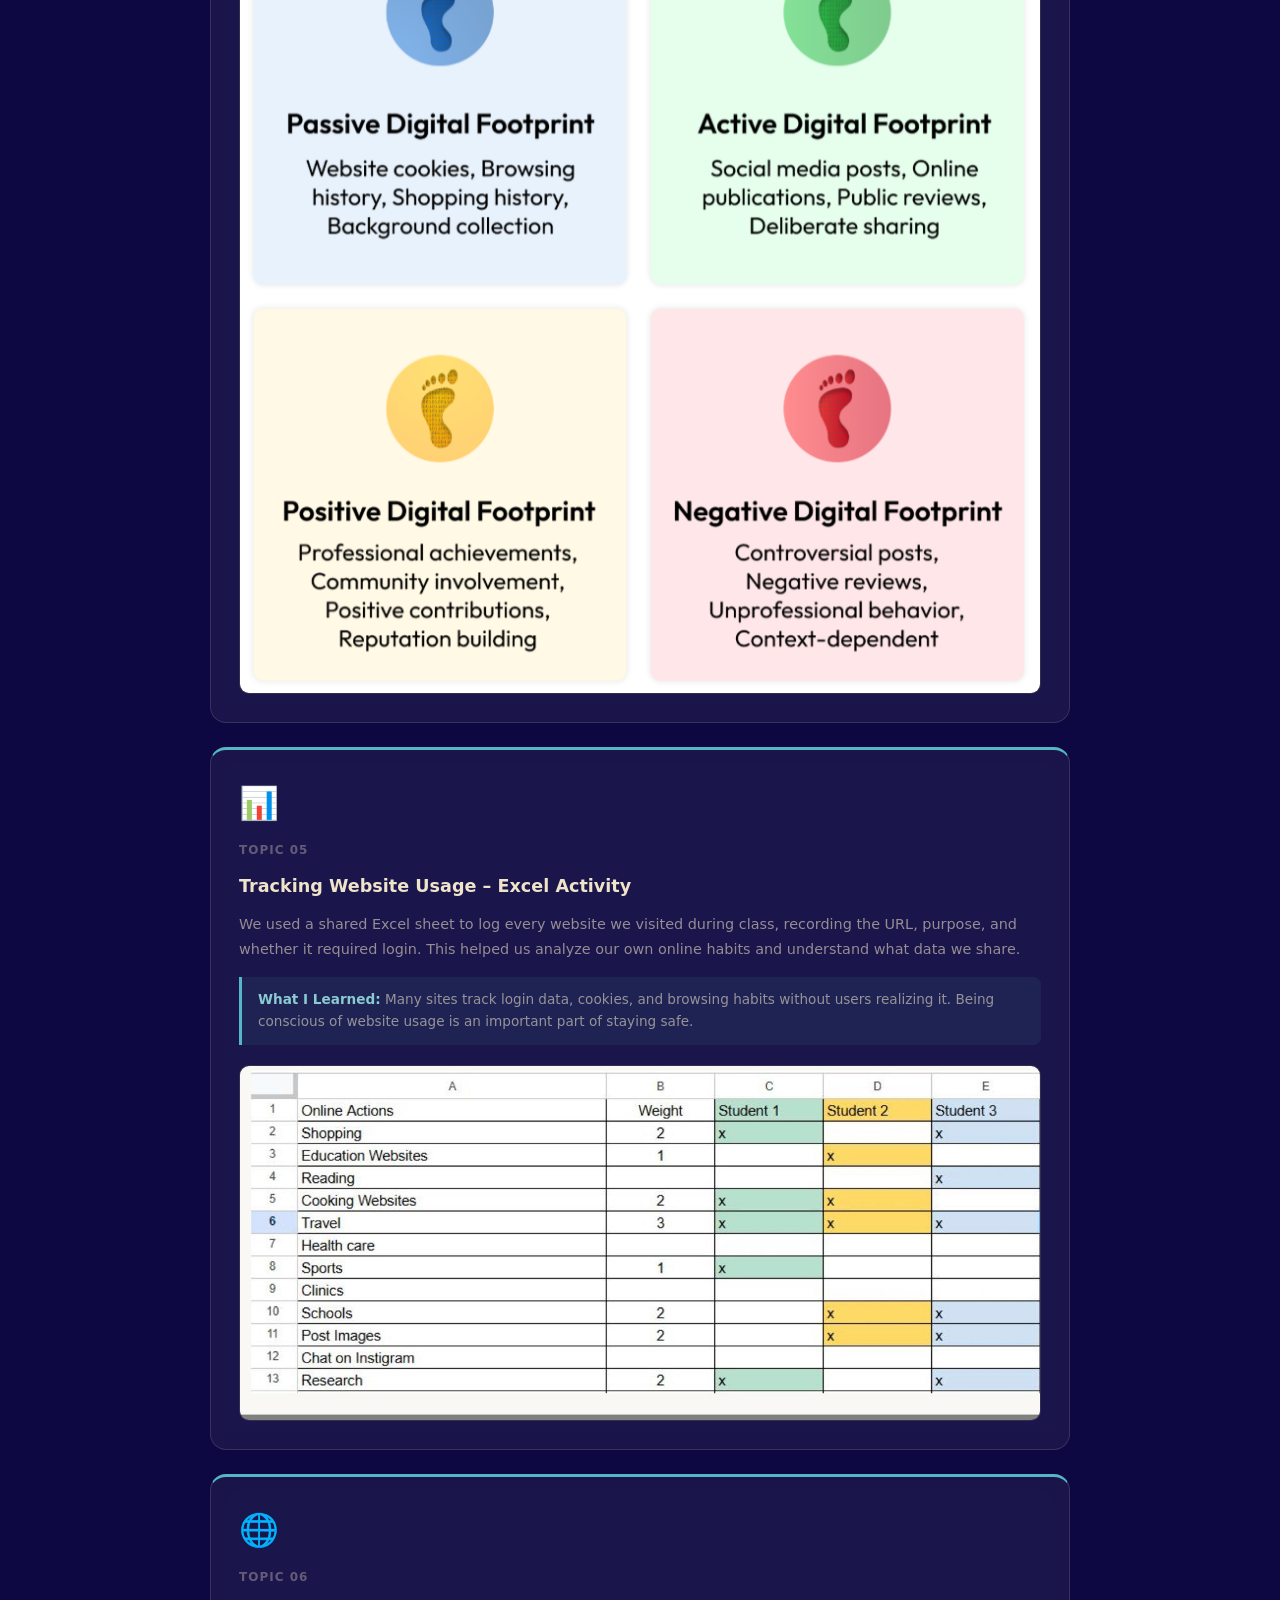
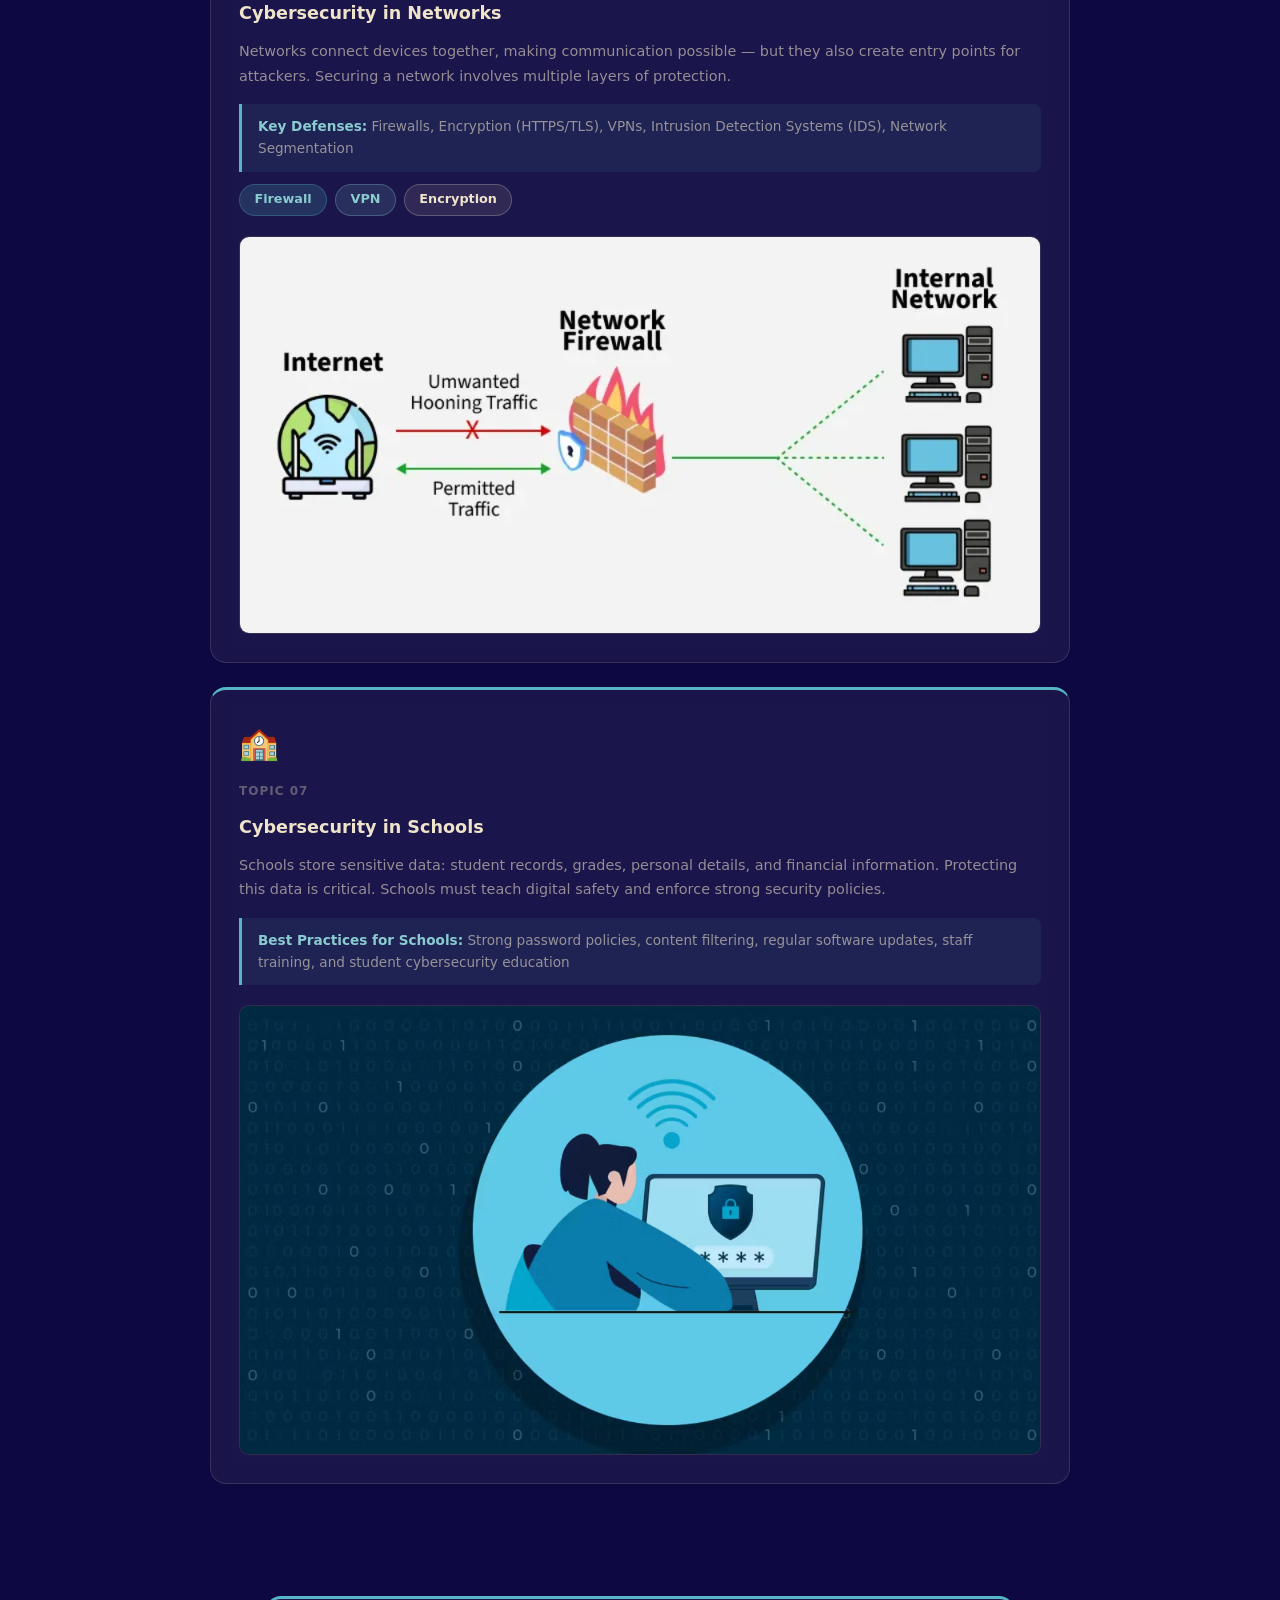
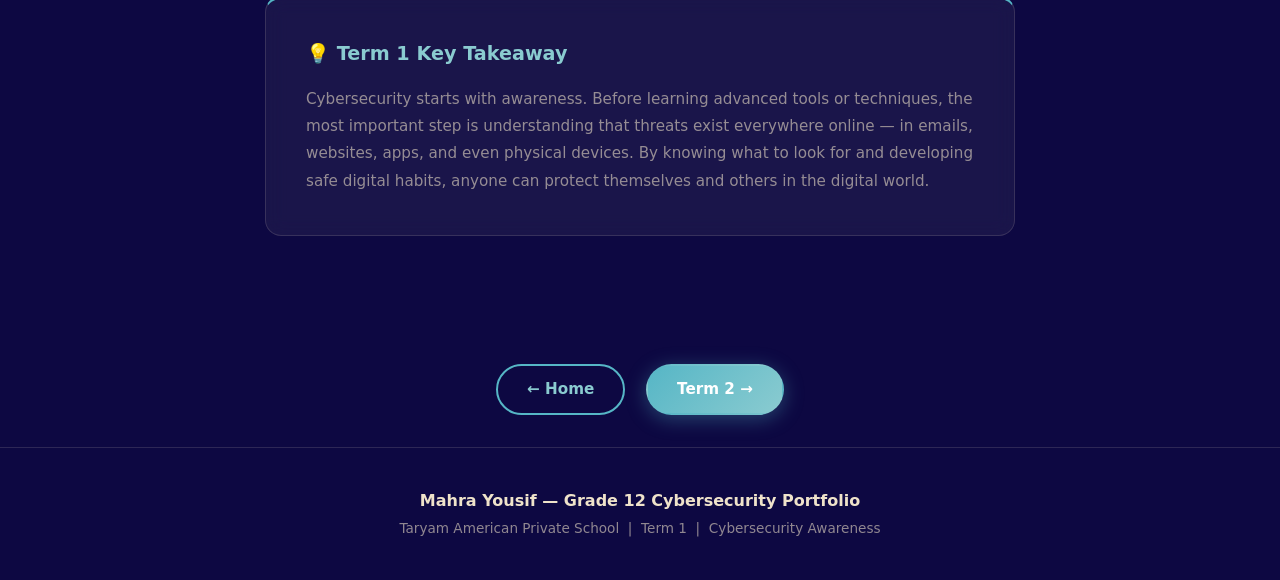
<file: term1.html>
<!DOCTYPE html>
<html lang="en">
<head>
  <meta charset="UTF-8" />
  <meta name="viewport" content="width=device-width, initial-scale=1.0" />
  <title>Term 1 – Cybersecurity Awareness | Mahra Yousif</title>
  <link rel="stylesheet" href="styles.css" />
</head>
<body>

  <nav class="navbar">
    <div class="nav-logo">Mahra<span>.Portfolio</span></div>
    <ul class="nav-links">
      <li><a href="index.html">Home</a></li>
      <li><a href="term1.html" class="active">Term 1</a></li>
      <li><a href="term2.html">Term 2</a></li>
      <li><a href="term3.html">Term 3</a></li>
      <li><a href="reflection.html">Reflection</a></li>
    </ul>
    <button class="nav-toggle" aria-label="Toggle menu">&#9776;</button>
  </nav>

  <!-- PAGE HERO -->
  <section class="page-hero" style="background: radial-gradient(ellipse at center, rgba(86,182,198,0.15) 0%, transparent 70%);">
    <span class="page-badge">Term 1</span>
    <h1>Cybersecurity Awareness</h1>
    <p>Exploring the foundations of online safety, digital identity, and understanding cyber threats in everyday life.</p>
  </section>

  <!-- INTRO -->
  <section class="section" style="padding-bottom: 2rem;">
    <div class="container">
      <div class="glass-card" style="padding: 2rem; max-width: 750px; margin: 0 auto; text-align: center;">
        <p style="color: var(--text-muted); font-size: 1rem; line-height: 1.8;">
          In Term 1, I learned the basics of cybersecurity — what it means to be safe online, how attacks like phishing work, what your digital footprint reveals about you, and how to protect networks and schools from cyber threats.
        </p>
      </div>
    </div>
  </section>

  <!-- TOPICS -->
  <section class="section" style="padding-top: 2rem;">
    <div class="container">
      <h2 class="section-title">Topics <span>Covered</span></h2>

      <div class="topics-grid">

        <!-- Topic 01: Cybersecurity Awareness -->
        <div class="topic-card glass-card t1-accent">
          <div class="topic-icon">&#128274;</div>
          <div class="topic-num">Topic 01</div>
          <h3>Cybersecurity Awareness</h3>
          <p>Cybersecurity is the practice of protecting computers, networks, and data from unauthorized access or attacks. Being aware means knowing the types of threats that exist and how to avoid them.</p>
          <div class="topic-highlight">
            <strong>Key Threats:</strong> Malware, Ransomware, Social Engineering, Phishing, DDoS Attacks
          </div>
        </div>

        <!-- Topic 02: Fake Emails & Phishing -->
        <div class="topic-card glass-card t1-accent">
          <div class="topic-icon">&#127907;</div>
          <div class="topic-num">Topic 02</div>
          <h3>Fake Emails &amp; Phishing Protection</h3>
          <p>Phishing is when attackers send fake emails pretending to be a trusted source (bank, school, company) to trick you into giving personal information or clicking malicious links.</p>
          <div class="topic-highlight">
            <strong>How to Spot:</strong> Check sender email carefully, avoid suspicious links, look for spelling errors, never share passwords via email.
          </div>
          <div style="margin-top: 1rem; display: flex; flex-wrap: wrap; gap: 0.5rem;">
            <span class="tag tag-blue">Spoofed Emails</span>
            <span class="tag tag-purple">Fake Login Pages</span>
            <span class="tag tag-cyan">Social Engineering</span>
          </div>
          <div class="topic-image">
            <img src="fake%20email.png" alt="Example of a phishing / fake email" />
          </div>
        </div>

        <!-- Topic 03: CIA Triad – Interactive Triangle -->
        <div class="topic-card glass-card t1-accent">
          <div class="topic-icon">&#9650;</div>
          <div class="topic-num">Topic 03</div>
          <h3>Information Security – Triangle of Security (CIA)</h3>
          <p>The CIA Triad is the foundation of information security. Hover over each corner of the triangle to explore each principle in detail.</p>

          <div class="cia-wrapper">
            <!-- Triangle SVG outline -->
            <svg class="cia-svg" viewBox="0 0 340 270" xmlns="http://www.w3.org/2000/svg" preserveAspectRatio="xMidYMid meet">
              <defs>
                <linearGradient id="triGrad" x1="0%" y1="0%" x2="100%" y2="100%">
                  <stop offset="0%" style="stop-color:rgba(86,182,198,0.55)"/>
                  <stop offset="100%" style="stop-color:rgba(138,203,208,0.25)"/>
                </linearGradient>
              </defs>
              <polygon points="170,18 320,255 20,255" fill="rgba(86,182,198,0.04)" stroke="url(#triGrad)" stroke-width="2" stroke-dasharray="7,4"/>
            </svg>

            <!-- Top corner: Confidentiality -->
            <div class="cia-item cia-top">
              <div class="cia-icon-wrap">&#128274;</div>
              <div class="cia-name">Confidentiality</div>
              <div class="cia-expand">
                <p>Only authorized users can access sensitive information.</p>
                <strong>Methods: Encryption, Access Controls, MFA, Data Classification</strong>
              </div>
            </div>

            <!-- Bottom-right: Integrity -->
            <div class="cia-item cia-right">
              <div class="cia-icon-wrap">&#9989;</div>
              <div class="cia-name">Integrity</div>
              <div class="cia-expand">
                <p>Data must remain accurate and unaltered at all times.</p>
                <strong>Methods: Checksums, Digital Signatures, Hashing, Audit Logs</strong>
              </div>
            </div>

            <!-- Bottom-left: Availability -->
            <div class="cia-item cia-left">
              <div class="cia-icon-wrap">&#9889;</div>
              <div class="cia-name">Availability</div>
              <div class="cia-expand">
                <p>Systems and data must be accessible when needed.</p>
                <strong>Methods: Redundancy, Backups, Load Balancing, DDoS Protection</strong>
              </div>
            </div>
          </div>
        </div>

        <!-- Topic 04: Digital Footprint -->
        <div class="topic-card glass-card t1-accent">
          <div class="topic-icon">&#128420;</div>
          <div class="topic-num">Topic 04</div>
          <h3>Digital Footprint &amp; Online Behavior</h3>
          <p>Your digital footprint is the trail of data you leave behind when using the internet — posts, searches, purchases, and even location data.</p>
          <div class="topic-highlight">
            <strong>Active Footprint:</strong> Things you choose to share (posts, emails, sign-ups)<br/>
            <strong>Passive Footprint:</strong> Data collected without you knowing (cookies, tracking pixels)
          </div>
          <div style="margin-top: 1rem;">
            <span class="tag tag-purple">Think Before You Post</span>
            <span class="tag tag-cyan">Privacy Settings Matter</span>
          </div>
          <div class="topic-image">
            <img src="footprint%20types.png" alt="Active vs passive digital footprint types" />
          </div>
        </div>

        <!-- Topic 05: Excel Activity -->
        <div class="topic-card glass-card t1-accent">
          <div class="topic-icon">&#128202;</div>
          <div class="topic-num">Topic 05</div>
          <h3>Tracking Website Usage – Excel Activity</h3>
          <p>We used a shared Excel sheet to log every website we visited during class, recording the URL, purpose, and whether it required login. This helped us analyze our own online habits and understand what data we share.</p>
          <div class="topic-highlight">
            <strong>What I Learned:</strong> Many sites track login data, cookies, and browsing habits without users realizing it. Being conscious of website usage is an important part of staying safe.
          </div>
          <div class="topic-image">
            <img src="excel%20sheet.JPG" alt="Excel sheet used to track website usage in class" />
          </div>
        </div>

        <!-- Topic 06: Cybersecurity in Networks -->
        <div class="topic-card glass-card t1-accent">
          <div class="topic-icon">&#127760;</div>
          <div class="topic-num">Topic 06</div>
          <h3>Cybersecurity in Networks</h3>
          <p>Networks connect devices together, making communication possible — but they also create entry points for attackers. Securing a network involves multiple layers of protection.</p>
          <div class="topic-highlight">
            <strong>Key Defenses:</strong> Firewalls, Encryption (HTTPS/TLS), VPNs, Intrusion Detection Systems (IDS), Network Segmentation
          </div>
          <div style="margin-top: 0.75rem; display: flex; flex-wrap: wrap; gap: 0.5rem;">
            <span class="tag tag-blue">Firewall</span>
            <span class="tag tag-cyan">VPN</span>
            <span class="tag tag-green">Encryption</span>
          </div>
          <div class="topic-image">
            <img src="topology.png" alt="Network topology diagram showing cybersecurity layers" />
          </div>
        </div>

        <!-- Topic 07: Cybersecurity in Schools -->
        <div class="topic-card glass-card t1-accent">
          <div class="topic-icon">&#127979;</div>
          <div class="topic-num">Topic 07</div>
          <h3>Cybersecurity in Schools</h3>
          <p>Schools store sensitive data: student records, grades, personal details, and financial information. Protecting this data is critical. Schools must teach digital safety and enforce strong security policies.</p>
          <div class="topic-highlight">
            <strong>Best Practices for Schools:</strong> Strong password policies, content filtering, regular software updates, staff training, and student cybersecurity education
          </div>
          <div class="topic-image">
            <img src="school.png" alt="Cybersecurity in schools — protecting student data" />
          </div>
        </div>

      </div>
    </div>
  </section>

  <!-- KEY TAKEAWAY -->
  <section class="section" style="padding-top: 1rem;">
    <div class="container">
      <div class="glass-card" style="padding: 2.5rem; max-width: 750px; margin: 0 auto; border-top: 3px solid var(--primary);">
        <h3 style="color: var(--primary-light); font-size: 1.2rem; margin-bottom: 1rem;">&#128161; Term 1 Key Takeaway</h3>
        <p style="color: var(--text-muted); line-height: 1.8; font-size: 0.95rem;">
          Cybersecurity starts with awareness. Before learning advanced tools or techniques, the most important step is understanding that threats exist everywhere online — in emails, websites, apps, and even physical devices. By knowing what to look for and developing safe digital habits, anyone can protect themselves and others in the digital world.
        </p>
      </div>
    </div>
  </section>

  <!-- PAGE NAV -->
  <section style="padding: 2rem; text-align: center;">
    <a href="index.html" class="btn btn-outline" style="margin-right: 1rem;">&#8592; Home</a>
    <a href="term2.html" class="btn btn-primary">Term 2 &#8594;</a>
  </section>

  <footer class="footer">
    <div class="container">
      <p class="footer-name">Mahra Yousif &mdash; Grade 12 Cybersecurity Portfolio</p>
      <p class="footer-school">Taryam American Private School &nbsp;|&nbsp; Term 1 &nbsp;|&nbsp; Cybersecurity Awareness</p>
    </div>
  </footer>

  <script src="script.js"></script>
</body>
</html>
</file>
<file: styles.css>
/* ============================================
   ROOT & RESET
============================================ */
:root {
  --bg: #0d0842;
  --bg2: #170C79;
  --surface: rgba(239,227,202,0.06);
  --surface-hover: rgba(239,227,202,0.11);
  --border: rgba(239,227,202,0.14);
  --primary: #56B6C6;
  --primary-light: #8ACBD0;
  --cyan: #8ACBD0;
  --pink: #56B6C6;
  --green: #8ACBD0;
  --yellow: #EFE3CA;
  --text: #EFE3CA;
  --text-muted: rgba(239,227,202,0.58);
  --radius: 16px;
  --radius-sm: 8px;
  --shadow: 0 8px 32px rgba(13,8,66,0.6);
  --transition: 0.3s ease;
}

*, *::before, *::after { box-sizing: border-box; margin: 0; padding: 0; }

html { scroll-behavior: smooth; }

body {
  font-family: 'Segoe UI', system-ui, -apple-system, sans-serif;
  background: var(--bg);
  color: var(--text);
  line-height: 1.6;
  overflow-x: hidden;
}

a { text-decoration: none; color: inherit; }
ul { list-style: none; }

/* ============================================
   NAVBAR
============================================ */
.navbar {
  position: fixed;
  top: 0; left: 0; right: 0;
  z-index: 1000;
  display: flex;
  align-items: center;
  justify-content: space-between;
  padding: 1rem 2.5rem;
  background: rgba(10,14,26,0.85);
  backdrop-filter: blur(16px);
  border-bottom: 1px solid var(--border);
  transition: var(--transition);
}

.nav-logo {
  font-size: 1.3rem;
  font-weight: 700;
  letter-spacing: 0.5px;
  color: var(--text);
}
.nav-logo span { color: var(--primary); }

.nav-links {
  display: flex;
  gap: 0.25rem;
}
.nav-links a {
  padding: 0.45rem 1rem;
  border-radius: 50px;
  font-size: 0.9rem;
  font-weight: 500;
  color: var(--text-muted);
  transition: var(--transition);
}
.nav-links a:hover,
.nav-links a.active {
  background: var(--surface-hover);
  color: var(--text);
}
.nav-links a.active { color: var(--primary-light); }

.nav-toggle {
  display: none;
  background: none;
  border: none;
  color: var(--text);
  font-size: 1.5rem;
  cursor: pointer;
}

/* ============================================
   HERO
============================================ */
.hero {
  min-height: 100vh;
  display: flex;
  align-items: center;
  justify-content: center;
  padding: 8rem 2rem 4rem;
  position: relative;
  overflow: hidden;
  background: radial-gradient(ellipse at 30% 40%, rgba(23,12,121,0.7) 0%, transparent 60%),
              radial-gradient(ellipse at 80% 80%, rgba(86,182,198,0.12) 0%, transparent 50%);
}

.hero-bg-shapes {
  position: absolute;
  inset: 0;
  pointer-events: none;
}
.shape {
  position: absolute;
  border-radius: 50%;
  opacity: 0.07;
  animation: float 6s ease-in-out infinite;
}
.shape1 {
  width: 500px; height: 500px;
  background: var(--primary);
  top: -150px; right: -100px;
  animation-delay: 0s;
}
.shape2 {
  width: 300px; height: 300px;
  background: var(--cyan);
  bottom: 0px; left: -80px;
  animation-delay: 2s;
}
.shape3 {
  width: 200px; height: 200px;
  background: var(--pink);
  top: 50%; left: 40%;
  animation-delay: 4s;
}

@keyframes float {
  0%, 100% { transform: translateY(0); }
  50% { transform: translateY(-20px); }
}

.hero-content {
  display: flex;
  align-items: center;
  gap: 4rem;
  max-width: 900px;
  width: 100%;
  flex-wrap: wrap;
  justify-content: center;
}

.hero-avatar {
  position: relative;
  flex-shrink: 0;
}
.avatar-ring {
  width: 180px; height: 180px;
  border-radius: 50%;
  background: linear-gradient(135deg, var(--primary), var(--cyan));
  padding: 4px;
  animation: spin-slow 8s linear infinite;
}
@keyframes spin-slow {
  from { transform: rotate(0deg); }
  to { transform: rotate(360deg); }
}
.avatar-inner {
  width: 100%; height: 100%;
  border-radius: 50%;
  background: var(--bg);
  display: flex;
  align-items: center;
  justify-content: center;
}
.avatar-initials {
  font-size: 3.5rem;
  font-weight: 800;
  background: linear-gradient(135deg, var(--primary), var(--cyan));
  -webkit-background-clip: text;
  -webkit-text-fill-color: transparent;
  background-clip: text;
}
.avatar-badge {
  position: absolute;
  bottom: 8px; right: -8px;
  background: linear-gradient(135deg, var(--primary), var(--pink));
  color: #fff;
  font-size: 0.75rem;
  font-weight: 700;
  padding: 0.25rem 0.75rem;
  border-radius: 50px;
  white-space: nowrap;
  box-shadow: 0 4px 12px rgba(86,182,198,0.35);
}

.hero-text {
  flex: 1;
  min-width: 280px;
}
.hero-greeting {
  color: var(--cyan);
  font-size: 0.95rem;
  font-weight: 600;
  letter-spacing: 2px;
  text-transform: uppercase;
  margin-bottom: 0.5rem;
}
.hero-name {
  font-size: clamp(2.2rem, 5vw, 3.5rem);
  font-weight: 800;
  line-height: 1.1;
  background: linear-gradient(135deg, #EFE3CA 30%, var(--primary-light));
  -webkit-background-clip: text;
  -webkit-text-fill-color: transparent;
  background-clip: text;
  margin-bottom: 0.75rem;
}
.hero-title {
  color: var(--text-muted);
  font-size: 0.95rem;
  margin-bottom: 0.75rem;
}
.hero-tagline {
  color: var(--text);
  font-size: 1.05rem;
  font-style: italic;
  margin-bottom: 2rem;
  opacity: 0.85;
}
.hero-cta {
  display: flex;
  gap: 1rem;
  flex-wrap: wrap;
}

/* ============================================
   BUTTONS
============================================ */
.btn {
  padding: 0.7rem 1.8rem;
  border-radius: 50px;
  font-size: 0.95rem;
  font-weight: 600;
  transition: var(--transition);
  cursor: pointer;
  border: 2px solid transparent;
  display: inline-block;
}
.btn-primary {
  background: linear-gradient(135deg, var(--primary), var(--primary-light));
  color: #fff;
  box-shadow: 0 4px 20px rgba(86,182,198,0.35);
}
.btn-primary:hover {
  transform: translateY(-2px);
  box-shadow: 0 8px 28px rgba(86,182,198,0.45);
}
.btn-outline {
  border-color: var(--primary);
  color: var(--primary-light);
}
.btn-outline:hover {
  background: rgba(86,182,198,0.12);
  transform: translateY(-2px);
}

/* ============================================
   SECTIONS
============================================ */
.section {
  padding: 6rem 2rem;
}
.container {
  max-width: 1100px;
  margin: 0 auto;
}
.section-title {
  font-size: clamp(1.8rem, 3vw, 2.5rem);
  font-weight: 800;
  text-align: center;
  margin-bottom: 0.5rem;
  color: var(--text);
}
.section-title span { color: var(--primary-light); }
.section-sub {
  text-align: center;
  color: var(--text-muted);
  margin-bottom: 3rem;
  font-size: 1rem;
}

/* ============================================
   GLASS CARD
============================================ */
.glass-card {
  background: var(--surface);
  border: 1px solid var(--border);
  border-radius: var(--radius);
  backdrop-filter: blur(10px);
  transition: var(--transition);
}
.glass-card:hover {
  background: var(--surface-hover);
  transform: translateY(-4px);
  box-shadow: var(--shadow);
}

/* ============================================
   ABOUT
============================================ */
.about-section { background: var(--bg2); }
.about-grid {
  display: grid;
  grid-template-columns: repeat(auto-fit, minmax(280px, 1fr));
  gap: 1.5rem;
  margin-top: 3rem;
}
.about-card {
  padding: 2rem;
  text-align: center;
}
.card-icon {
  font-size: 2.5rem;
  margin-bottom: 1rem;
}
.about-card h3 {
  font-size: 1.2rem;
  font-weight: 700;
  margin-bottom: 0.75rem;
  color: var(--primary-light);
}
.about-card p {
  color: var(--text-muted);
  font-size: 0.95rem;
  line-height: 1.7;
}
.about-card p strong { color: var(--text); }

/* ============================================
   SKILLS
============================================ */
.skills-grid {
  display: grid;
  grid-template-columns: repeat(auto-fit, minmax(300px, 1fr));
  gap: 1.5rem;
  margin-top: 3rem;
}
.skills-block {
  padding: 2rem;
}
.skills-block h3 {
  font-size: 1.2rem;
  font-weight: 700;
  margin-bottom: 1.25rem;
  color: var(--text);
  display: flex;
  align-items: center;
  gap: 0.5rem;
}
.icon { font-size: 1.3rem; }

/* Tags */
.skill-tags {
  display: flex;
  flex-wrap: wrap;
  gap: 0.5rem;
  margin-bottom: 1.25rem;
}
.tag {
  padding: 0.3rem 0.9rem;
  border-radius: 50px;
  font-size: 0.8rem;
  font-weight: 600;
}
.tag-blue  { background: rgba(86,182,198,0.18); color: var(--primary-light); border: 1px solid rgba(86,182,198,0.28); }
.tag-purple{ background: rgba(86,182,198,0.12); color: var(--cyan); border: 1px solid rgba(86,182,198,0.28); }
.tag-cyan  { background: rgba(138,203,208,0.14); color: var(--primary-light); border: 1px solid rgba(138,203,208,0.3); }
.tag-green { background: rgba(239,227,202,0.1); color: var(--yellow); border: 1px solid rgba(239,227,202,0.25); }

/* Skill bars */
.skill-bar-item {
  margin-bottom: 0.75rem;
}
.skill-bar-item span {
  font-size: 0.85rem;
  color: var(--text-muted);
  display: block;
  margin-bottom: 0.25rem;
}
.bar {
  height: 6px;
  background: rgba(255,255,255,0.08);
  border-radius: 50px;
  overflow: hidden;
}
.bar-fill {
  height: 100%;
  width: var(--pct);
  background: linear-gradient(90deg, var(--primary), var(--cyan));
  border-radius: 50px;
  animation: fillBar 1.2s ease forwards;
}
@keyframes fillBar {
  from { width: 0; }
  to { width: var(--pct); }
}

/* Interests */
.interest-list { display: flex; flex-direction: column; gap: 1rem; }
.interest-item {
  display: flex;
  align-items: flex-start;
  gap: 1rem;
}
.interest-icon {
  font-size: 1.8rem;
  flex-shrink: 0;
  width: 44px;
  height: 44px;
  background: var(--surface-hover);
  border-radius: var(--radius-sm);
  display: flex;
  align-items: center;
  justify-content: center;
}
.interest-item strong {
  display: block;
  font-size: 0.95rem;
  color: var(--text);
  margin-bottom: 0.15rem;
}
.interest-item p {
  font-size: 0.82rem;
  color: var(--text-muted);
}

/* Hobbies */
.hobby-grid {
  display: grid;
  grid-template-columns: 1fr 1fr;
  gap: 1rem;
}
.hobby-card {
  background: var(--surface-hover);
  border-radius: var(--radius-sm);
  padding: 1.5rem 1rem;
  text-align: center;
  border: 1px solid var(--border);
  transition: var(--transition);
}
.hobby-card:hover { background: rgba(86,182,198,0.12); border-color: var(--primary); }
.hobby-icon { font-size: 2.2rem; margin-bottom: 0.5rem; }
.hobby-card p { font-size: 0.9rem; color: var(--text-muted); font-weight: 500; }

/* ============================================
   PORTFOLIO / TERM CARDS
============================================ */
.portfolio-section { background: var(--bg2); }
.term-cards {
  display: grid;
  grid-template-columns: repeat(auto-fit, minmax(240px, 1fr));
  gap: 1.5rem;
  margin-top: 2.5rem;
}
.term-card {
  padding: 2rem 1.75rem;
  display: flex;
  flex-direction: column;
  gap: 1rem;
  position: relative;
  overflow: hidden;
  cursor: pointer;
}
.term-card::before {
  content: '';
  position: absolute;
  top: 0; left: 0; right: 0;
  height: 3px;
}
.term1-card::before { background: linear-gradient(90deg, var(--primary), var(--primary-light)); }
.term2-card::before { background: linear-gradient(90deg, var(--cyan), #0084ff); }
.term3-card::before { background: linear-gradient(90deg, var(--pink), var(--yellow)); }
.reflection-card::before { background: linear-gradient(90deg, var(--green), var(--cyan)); }

.term-card-header {
  display: flex;
  align-items: center;
  justify-content: space-between;
}
.term-num {
  font-size: 2.5rem;
  font-weight: 900;
  opacity: 0.15;
  line-height: 1;
}
.term-badge {
  font-size: 0.75rem;
  font-weight: 700;
  padding: 0.25rem 0.75rem;
  border-radius: 50px;
  background: var(--surface-hover);
  color: var(--text-muted);
  letter-spacing: 0.5px;
  text-transform: uppercase;
}
.term-card h3 {
  font-size: 1.1rem;
  font-weight: 700;
  color: var(--text);
  line-height: 1.3;
}
.term-card ul { display: flex; flex-direction: column; gap: 0.4rem; }
.term-card li {
  font-size: 0.85rem;
  color: var(--text-muted);
  padding-left: 1rem;
  position: relative;
}
.term-card li::before {
  content: '▸';
  position: absolute;
  left: 0;
  color: var(--primary-light);
  font-size: 0.7rem;
  top: 2px;
}
.term1-card li::before { color: var(--primary-light); }
.term2-card li::before { color: var(--cyan); }
.term3-card li::before { color: var(--pink); }
.reflection-card li::before { color: var(--green); }

.term-arrow {
  font-size: 0.85rem;
  font-weight: 600;
  color: var(--primary-light);
  margin-top: auto;
  transition: var(--transition);
}
.term2-card .term-arrow { color: var(--cyan); }
.term3-card .term-arrow { color: var(--pink); }
.reflection-card .term-arrow { color: var(--green); }
.term-card:hover .term-arrow { letter-spacing: 1px; }

/* ============================================
   FOOTER
============================================ */
.footer {
  padding: 2.5rem 2rem;
  background: var(--bg);
  border-top: 1px solid var(--border);
  text-align: center;
}
.footer-name {
  font-weight: 700;
  color: var(--text);
  margin-bottom: 0.3rem;
}
.footer-school {
  font-size: 0.85rem;
  color: var(--text-muted);
}

/* ============================================
   INNER PAGE HERO (for term/reflection pages)
============================================ */
.page-hero {
  padding: 8rem 2rem 4rem;
  text-align: center;
  background: radial-gradient(ellipse at center, rgba(86,182,198,0.12) 0%, transparent 70%);
  border-bottom: 1px solid var(--border);
}
.page-hero .breadcrumb {
  font-size: 0.85rem;
  color: var(--text-muted);
  margin-bottom: 1rem;
}
.page-hero .breadcrumb a { color: var(--primary-light); }
.page-hero .breadcrumb a:hover { text-decoration: underline; }
.page-hero h1 {
  font-size: clamp(2rem, 4vw, 3rem);
  font-weight: 800;
  background: linear-gradient(135deg, #EFE3CA 30%, var(--primary-light));
  -webkit-background-clip: text;
  -webkit-text-fill-color: transparent;
  background-clip: text;
  margin-bottom: 0.75rem;
}
.page-hero p {
  color: var(--text-muted);
  max-width: 600px;
  margin: 0 auto;
}
.page-hero .page-badge {
  display: inline-block;
  background: var(--surface);
  border: 1px solid var(--border);
  border-radius: 50px;
  padding: 0.35rem 1.1rem;
  font-size: 0.8rem;
  font-weight: 600;
  color: var(--primary-light);
  margin-bottom: 1.25rem;
  letter-spacing: 1px;
  text-transform: uppercase;
}

/* ============================================
   TOPIC CARDS (inner pages)
============================================ */
.topics-grid {
  display: flex;
  flex-direction: column;
  gap: 1.5rem;
  margin-top: 3rem;
  max-width: 860px;
  margin-left: auto;
  margin-right: auto;
}
.topic-card {
  padding: 1.75rem;
  position: relative;
  overflow: hidden;
}
.topic-card .topic-num {
  font-size: 0.75rem;
  font-weight: 700;
  color: var(--text-muted);
  letter-spacing: 1px;
  text-transform: uppercase;
  margin-bottom: 0.75rem;
  opacity: 0.6;
}
.topic-card h3 {
  font-size: 1.1rem;
  font-weight: 700;
  color: var(--text);
  margin-bottom: 0.75rem;
}
.topic-card p {
  color: var(--text-muted);
  font-size: 0.9rem;
  line-height: 1.7;
}
.topic-card .topic-icon {
  font-size: 2rem;
  margin-bottom: 0.75rem;
}
.topic-highlight {
  margin-top: 1rem;
  padding: 0.75rem 1rem;
  background: rgba(86,182,198,0.09);
  border-left: 3px solid var(--primary);
  border-radius: 0 var(--radius-sm) var(--radius-sm) 0;
  font-size: 0.85rem;
  color: var(--text-muted);
}
.topic-highlight strong { color: var(--primary-light); }

/* code block */
.code-block {
  background: #0d1117;
  border: 1px solid var(--border);
  border-radius: var(--radius-sm);
  padding: 1.25rem 1.5rem;
  margin-top: 1rem;
  font-family: 'Consolas', 'Courier New', monospace;
  font-size: 0.85rem;
  color: #e6edf3;
  overflow-x: auto;
  white-space: pre;
  line-height: 1.6;
}
.code-block .kw  { color: #ff7b72; }
.code-block .fn  { color: #79c0ff; }
.code-block .str { color: #a5d6ff; }
.code-block .cm  { color: #8b949e; font-style: italic; }
.code-block .num { color: #f0883e; }

/* real-life section */
.reallife-grid {
  display: grid;
  grid-template-columns: repeat(auto-fit, minmax(200px, 1fr));
  gap: 1.25rem;
  margin-top: 3rem;
}
.reallife-card {
  padding: 1.5rem;
  text-align: center;
  border-radius: var(--radius);
  background: var(--surface);
  border: 1px solid var(--border);
  transition: var(--transition);
}
.reallife-card:hover {
  transform: translateY(-4px);
  box-shadow: var(--shadow);
  border-color: var(--primary);
}
.reallife-card .rl-icon { font-size: 2.2rem; margin-bottom: 0.75rem; }
.reallife-card h4 { font-size: 0.95rem; font-weight: 700; color: var(--text); margin-bottom: 0.5rem; }
.reallife-card p { font-size: 0.82rem; color: var(--text-muted); line-height: 1.6; }

/* reflection */
.reflection-grid {
  display: flex;
  flex-direction: column;
  gap: 1.5rem;
  margin-top: 3rem;
  max-width: 860px;
  margin-left: auto;
  margin-right: auto;
}
.reflection-card-item {
  padding: 2rem;
  background: var(--surface);
  border: 1px solid var(--border);
  border-radius: var(--radius);
  transition: var(--transition);
}
.reflection-card-item:hover {
  transform: translateY(-4px);
  box-shadow: var(--shadow);
}
.reflection-card-item .r-icon {
  font-size: 2rem;
  margin-bottom: 0.75rem;
  display: block;
}
.reflection-card-item h3 {
  font-size: 1.05rem;
  font-weight: 700;
  color: var(--primary-light);
  margin-bottom: 0.75rem;
}
.reflection-card-item p,
.reflection-card-item li {
  font-size: 0.9rem;
  color: var(--text-muted);
  line-height: 1.7;
}
.reflection-card-item ul { padding-left: 1rem; }
.reflection-card-item li { list-style: disc; margin-bottom: 0.3rem; }

/* accent colors for term pages */
.accent-purple { color: var(--primary-light); }
.accent-cyan   { color: var(--cyan); }
.accent-pink   { color: var(--pink); }
.accent-green  { color: var(--green); }

/* top bar accent */
.t1-accent { border-top: 3px solid var(--primary); }
.t2-accent { border-top: 3px solid var(--cyan); }
.t3-accent { border-top: 3px solid var(--pink); }
.tr-accent { border-top: 3px solid var(--green); }

/* diagram */
.diagram-box {
  background: var(--surface);
  border: 1px solid var(--border);
  border-radius: var(--radius);
  padding: 2rem;
  margin-top: 2rem;
  text-align: center;
}
.diagram-box h4 { color: var(--text); font-size: 1rem; margin-bottom: 1.5rem; font-weight: 700; }
.triangle-container {
  display: flex;
  justify-content: center;
  gap: 0;
  flex-direction: column;
  align-items: center;
}
.tri-row { display: flex; justify-content: center; gap: 1rem; flex-wrap: wrap; margin-bottom: 1rem; }
.tri-item {
  background: rgba(86,182,198,0.12);
  border: 1px solid rgba(86,182,198,0.35);
  border-radius: var(--radius-sm);
  padding: 1rem 1.5rem;
  text-align: center;
  min-width: 130px;
}
.tri-item .ti-icon { font-size: 1.8rem; margin-bottom: 0.4rem; }
.tri-item strong { display: block; color: var(--primary-light); font-size: 0.95rem; }
.tri-item span { font-size: 0.8rem; color: var(--text-muted); }

/* layers diagram */
.layers-stack {
  display: flex;
  flex-direction: column;
  gap: 0.5rem;
  margin-top: 1rem;
}
.layer {
  padding: 0.75rem 1.5rem;
  border-radius: var(--radius-sm);
  display: flex;
  align-items: center;
  gap: 1rem;
  font-size: 0.9rem;
  font-weight: 600;
}
.layer-1 { background: rgba(86,182,198,0.2); border: 1px solid rgba(86,182,198,0.45); color: var(--primary-light); }
.layer-2 { background: rgba(138,203,208,0.14); border: 1px solid rgba(138,203,208,0.38); color: var(--primary-light); }
.layer-3 { background: rgba(239,227,202,0.1);  border: 1px solid rgba(239,227,202,0.28); color: var(--yellow); }
.layer-4 { background: rgba(86,182,198,0.12);  border: 1px solid rgba(86,182,198,0.3);  color: var(--cyan); }
.layer-5 { background: rgba(23,12,121,0.4);    border: 1px solid rgba(138,203,208,0.25); color: var(--primary-light); }
.layer-icon { font-size: 1.3rem; flex-shrink: 0; }
.layer-label { flex: 1; }
.layer-desc { font-size: 0.8rem; opacity: 0.75; font-weight: 400; }

/* ============================================
   IMAGE SLOTS
============================================ */
.img-slot {
  margin-top: 1.25rem;
  border: 2px dashed rgba(255,255,255,0.15);
  border-radius: var(--radius-sm);
  padding: 1.5rem 1rem;
  text-align: center;
  background: rgba(255,255,255,0.02);
  transition: var(--transition);
  cursor: pointer;
}
.img-slot:hover {
  border-color: var(--primary);
  background: rgba(86,182,198,0.05);
}
.img-slot-icon {
  font-size: 2rem;
  display: block;
  margin-bottom: 0.5rem;
  opacity: 0.5;
}
.img-slot p {
  color: var(--text-muted);
  font-size: 0.88rem;
  font-weight: 500;
  margin-bottom: 0.25rem;
}
.img-slot-hint {
  font-size: 0.76rem;
  color: var(--text-muted);
  opacity: 0.6;
  font-style: italic;
}
.img-slot img {
  max-width: 100%;
  border-radius: var(--radius-sm);
  display: block;
  margin: 0 auto;
}

/* ============================================
   TIMELINE
============================================ */
.timeline {
  position: relative;
  max-width: 700px;
  margin: 3rem auto 0;
  padding-left: 2rem;
}
.timeline::before {
  content: '';
  position: absolute;
  left: 12px;
  top: 0; bottom: 0;
  width: 2px;
  background: linear-gradient(to bottom, var(--primary), var(--cyan), var(--pink), var(--green));
  opacity: 0.4;
}
.timeline-item {
  position: relative;
  margin-bottom: 2rem;
  padding-left: 2rem;
}
.tl-dot {
  position: absolute;
  left: -8px;
  top: 1.25rem;
  width: 18px; height: 18px;
  border-radius: 50%;
  border: 2px solid;
  background: var(--bg);
}
.tl-dot-1 { border-color: var(--primary); box-shadow: 0 0 8px var(--primary); }
.tl-dot-2 { border-color: var(--cyan);    box-shadow: 0 0 8px var(--cyan); }
.tl-dot-3 { border-color: var(--pink);    box-shadow: 0 0 8px var(--pink); }
.tl-dot-4 { border-color: var(--green);   box-shadow: 0 0 8px var(--green); }
.tl-content {
  padding: 1.25rem 1.5rem;
}
.tl-label {
  font-size: 0.75rem;
  font-weight: 700;
  letter-spacing: 1px;
  text-transform: uppercase;
  display: block;
  margin-bottom: 0.3rem;
}
.tl-content h4 {
  font-size: 1rem;
  font-weight: 700;
  color: var(--text);
  margin-bottom: 0.4rem;
}
.tl-content p {
  font-size: 0.87rem;
  color: var(--text-muted);
  line-height: 1.6;
}

/* ============================================
   RESPONSIVE
============================================ */
/* ============================================
   TOPIC IMAGES & VIDEOS
============================================ */
.topic-image {
  margin-top: 1.25rem;
  border-radius: 10px;
  overflow: hidden;
  border: 1px solid var(--border);
  background: rgba(0,0,0,0.2);
}
.topic-image img {
  width: 100%;
  height: auto;
  display: block;
}
.topic-video {
  margin-top: 1.25rem;
  border-radius: 10px;
  overflow: hidden;
  border: 1px solid var(--border);
}
.topic-video video {
  width: 100%;
  height: auto;
  display: block;
  background: #000;
}

/* ============================================
   CIA INTERACTIVE TRIANGLE
============================================ */
.cia-wrapper {
  position: relative;
  width: 100%;
  max-width: 480px;
  margin: 1.5rem auto 0.5rem;
  height: 270px;
}
.cia-svg {
  position: absolute;
  top: 0; left: 0;
  width: 100%; height: 100%;
  pointer-events: none;
}
.cia-item {
  position: absolute;
  background: rgba(86,182,198,0.1);
  border: 1px solid rgba(86,182,198,0.3);
  border-radius: 10px;
  padding: 0.65rem 0.85rem;
  text-align: center;
  cursor: pointer;
  transition: all 0.35s cubic-bezier(0.34, 1.4, 0.64, 1);
  width: 140px;
  z-index: 2;
  backdrop-filter: blur(6px);
}
.cia-item:hover {
  background: rgba(86,182,198,0.24);
  border-color: var(--primary);
  box-shadow: 0 0 28px rgba(86,182,198,0.45);
  width: 188px;
  z-index: 10;
}
.cia-top {
  top: 0;
  left: 50%;
  transform: translateX(-50%);
}
.cia-top:hover { transform: translateX(-50%) scale(1.05); }
.cia-right { bottom: 10px; right: 0; }
.cia-right:hover { transform: scale(1.05); }
.cia-left  { bottom: 10px; left: 0; }
.cia-left:hover  { transform: scale(1.05); }
.cia-icon-wrap { font-size: 1.6rem; margin-bottom: 0.2rem; }
.cia-name {
  font-weight: 700;
  font-size: 0.88rem;
  color: var(--cyan);
}
.cia-expand {
  font-size: 0.76rem;
  color: var(--text-muted);
  max-height: 0;
  overflow: hidden;
  transition: max-height 0.35s ease, margin-top 0.3s ease;
  text-align: left;
  line-height: 1.55;
}
.cia-item:hover .cia-expand { max-height: 130px; margin-top: 0.4rem; }
.cia-expand p { margin-bottom: 0.25rem; }
.cia-expand strong { color: var(--yellow); display: block; font-size: 0.71rem; }

/* ============================================
   ICEBERG DIAGRAM
============================================ */
.iceberg-wrapper {
  margin-top: 1.25rem;
  border-radius: 12px;
  overflow: hidden;
  border: 1px solid var(--border);
}
.iceberg-divider {
  display: flex;
  align-items: center;
  justify-content: center;
  padding: 0.4rem 1rem;
  background: rgba(86,182,198,0.12);
  border-top: 1px dashed rgba(86,182,198,0.5);
  border-bottom: 1px dashed rgba(86,182,198,0.5);
  font-size: 0.75rem;
  color: var(--cyan);
  font-weight: 600;
  letter-spacing: 2px;
}
.iceberg-layer {
  padding: 1.1rem 1.5rem;
  cursor: pointer;
  transition: all 0.3s ease;
}
.ice-surface { background: rgba(86,182,198,0.2); }
.ice-deep    { background: rgba(23,12,121,0.55); }
.ice-dark    { background: rgba(8,4,40,0.88); }
.ice-surface:hover { background: rgba(86,182,198,0.38); box-shadow: inset 0 0 30px rgba(86,182,198,0.25); }
.ice-deep:hover    { background: rgba(23,12,121,0.82); box-shadow: inset 0 0 30px rgba(86,182,198,0.1); }
.ice-dark:hover    { background: rgba(15,5,55,0.97);   box-shadow: inset 0 0 30px rgba(180,0,0,0.2); }
.ice-header {
  display: flex;
  align-items: center;
  gap: 0.7rem;
  flex-wrap: wrap;
}
.ice-icon { font-size: 1.5rem; }
.ice-name { font-weight: 700; font-size: 0.95rem; color: var(--text); }
.ice-pct {
  font-size: 0.7rem; color: var(--cyan); font-weight: 700;
  padding: 0.1rem 0.55rem;
  background: rgba(86,182,198,0.15);
  border-radius: 50px; margin-left: auto;
}
.ice-dark .ice-pct { color: #ff8a8a; background: rgba(255,0,0,0.1); }
.ice-detail {
  font-size: 0.82rem; color: var(--text-muted);
  max-height: 0; overflow: hidden;
  transition: max-height 0.35s ease, margin-top 0.3s ease;
  line-height: 1.6;
}
.iceberg-layer:hover .ice-detail { max-height: 80px; margin-top: 0.55rem; }

/* ============================================
   REFLECTION CARD COLOUR VARIANTS
============================================ */
.ref-card-1 { background: rgba(86,182,198,0.12);  border-top: 3px solid #56B6C6; }
.ref-card-2 { background: rgba(239,227,202,0.1);   border-top: 3px solid #EFE3CA; }
.ref-card-3 { background: rgba(23,12,121,0.55);    border-top: 3px solid #8ACBD0; }
.ref-card-4 { background: rgba(138,203,208,0.14);  border-top: 3px solid #56B6C6; }

/* ============================================
   CYBER SCENE (interactive hero element)
============================================ */
.cyber-scene {
  position: relative;
  width: 340px;
  height: 340px;
  flex-shrink: 0;
  display: flex;
  align-items: center;
  justify-content: center;
}

/* Binary orb */
.cyber-orb {
  position: relative;
  width: 260px;
  height: 260px;
  border-radius: 50%;
  overflow: hidden;
  border: 1.5px solid rgba(86,182,198,0.5);
  box-shadow:
    0 0 40px rgba(86,182,198,0.35),
    0 0 90px rgba(23,12,121,0.7),
    inset 0 0 40px rgba(13,8,66,0.8);
  z-index: 1;
}
.cyber-orb canvas {
  width: 100%;
  height: 100%;
  display: block;
}
.orb-glow {
  position: absolute;
  inset: 0;
  border-radius: 50%;
  background: radial-gradient(circle at 40% 35%, rgba(138,203,208,0.12), transparent 65%);
  pointer-events: none;
}

/* Orbit rings */
.orb-ring {
  position: absolute;
  border-radius: 50%;
  border: 1px solid;
  top: 50%; left: 50%;
  transform: translate(-50%, -50%);
  pointer-events: none;
  z-index: 0;
}
.orb-ring-1 {
  width: 290px; height: 290px;
  border-color: rgba(86,182,198,0.35);
  animation: ring-pulse 3s ease-in-out infinite;
}
.orb-ring-2 {
  width: 330px; height: 330px;
  border-color: rgba(138,203,208,0.2);
  animation: ring-pulse 3s ease-in-out infinite 0.8s;
}
.orb-ring-3 {
  width: 370px; height: 370px;
  border-color: rgba(86,182,198,0.1);
  animation: ring-pulse 3s ease-in-out infinite 1.6s;
}
@keyframes ring-pulse {
  0%, 100% { opacity: 0.4; transform: translate(-50%, -50%) scale(1); }
  50%       { opacity: 0.9; transform: translate(-50%, -50%) scale(1.03); }
}

/* Glassmorphism card */
.cyber-card {
  position: absolute;
  bottom: -18px;
  right: -44px;
  width: 210px;
  background: rgba(23,12,121,0.55);
  border: 1px solid rgba(138,203,208,0.35);
  border-radius: 14px;
  padding: 0.9rem 1rem 0.8rem;
  backdrop-filter: blur(18px);
  -webkit-backdrop-filter: blur(18px);
  transform-style: preserve-3d;
  transition: box-shadow var(--transition);
  z-index: 10;
  box-shadow: 0 8px 32px rgba(13,8,66,0.5);
}
.cyber-card:hover {
  box-shadow: 0 16px 50px rgba(86,182,198,0.3);
}
.cyber-card-header {
  display: flex;
  align-items: center;
  gap: 4px;
  margin-bottom: 0.6rem;
}
.cc-dot {
  width: 7px; height: 7px;
  border-radius: 50%;
}
.cc-dot:nth-child(1) { background: #ff5f57; }
.cc-dot:nth-child(2) { background: #febc2e; }
.cc-dot:nth-child(3) { background: #28c840; }
.cc-title {
  margin-left: auto;
  font-size: 0.6rem;
  font-weight: 700;
  color: var(--cyan);
  letter-spacing: 1.5px;
}
#webCanvas {
  width: 100%;
  height: 120px;
  display: block;
  border-radius: 8px;
}
.cyber-card-footer {
  display: flex;
  gap: 0.4rem;
  margin-top: 0.6rem;
  flex-wrap: wrap;
}
.cc-badge {
  font-size: 0.6rem;
  font-weight: 700;
  padding: 0.18rem 0.5rem;
  border-radius: 4px;
  background: rgba(138,203,208,0.15);
  color: var(--cyan);
  border: 1px solid rgba(138,203,208,0.3);
  letter-spacing: 0.5px;
}

/* Floating binary bits */
.float-bit {
  position: absolute;
  font-family: 'Consolas', monospace;
  font-size: 0.75rem;
  font-weight: 700;
  color: var(--cyan);
  opacity: 0;
  pointer-events: none;
  animation: float-bit 4s ease-in-out infinite;
}
.fb1 { top: 10px;  left: 20px;  animation-delay: 0s; }
.fb2 { top: 60px;  right: 10px; animation-delay: 0.7s; }
.fb3 { bottom: 60px; left: 10px; animation-delay: 1.4s; }
.fb4 { bottom: 20px; right: 30px; animation-delay: 2.1s; }
.fb5 { top: 45%;  left: 5px;  animation-delay: 2.8s; }
@keyframes float-bit {
  0%   { opacity: 0;   transform: translateY(0); }
  20%  { opacity: 0.8; }
  80%  { opacity: 0.6; }
  100% { opacity: 0;   transform: translateY(-18px); }
}

/* ============================================
   FADE-IN ANIMATION (scroll reveal)
============================================ */
.fade-in {
  opacity: 0;
  transform: translateY(20px);
  transition: opacity 0.55s ease, transform 0.55s ease;
}
.fade-in.visible {
  opacity: 1;
  transform: translateY(0);
}

@media (max-width: 768px) {
  .navbar { padding: 1rem 1.5rem; }
  .nav-links { display: none; flex-direction: column; position: absolute; top: 100%; left: 0; right: 0; background: var(--bg2); border-bottom: 1px solid var(--border); padding: 1rem; gap: 0.5rem; }
  .nav-links.open { display: flex; }
  .nav-toggle { display: block; }
  .hero-content { flex-direction: column; text-align: center; gap: 2.5rem; }
  .hero-cta { justify-content: center; }
  .section { padding: 4rem 1.5rem; }
}

@media (max-width: 480px) {
  .term-cards, .topics-grid, .about-grid, .skills-grid { grid-template-columns: 1fr; }
  .hobby-grid { grid-template-columns: 1fr 1fr; }
}
</file>
